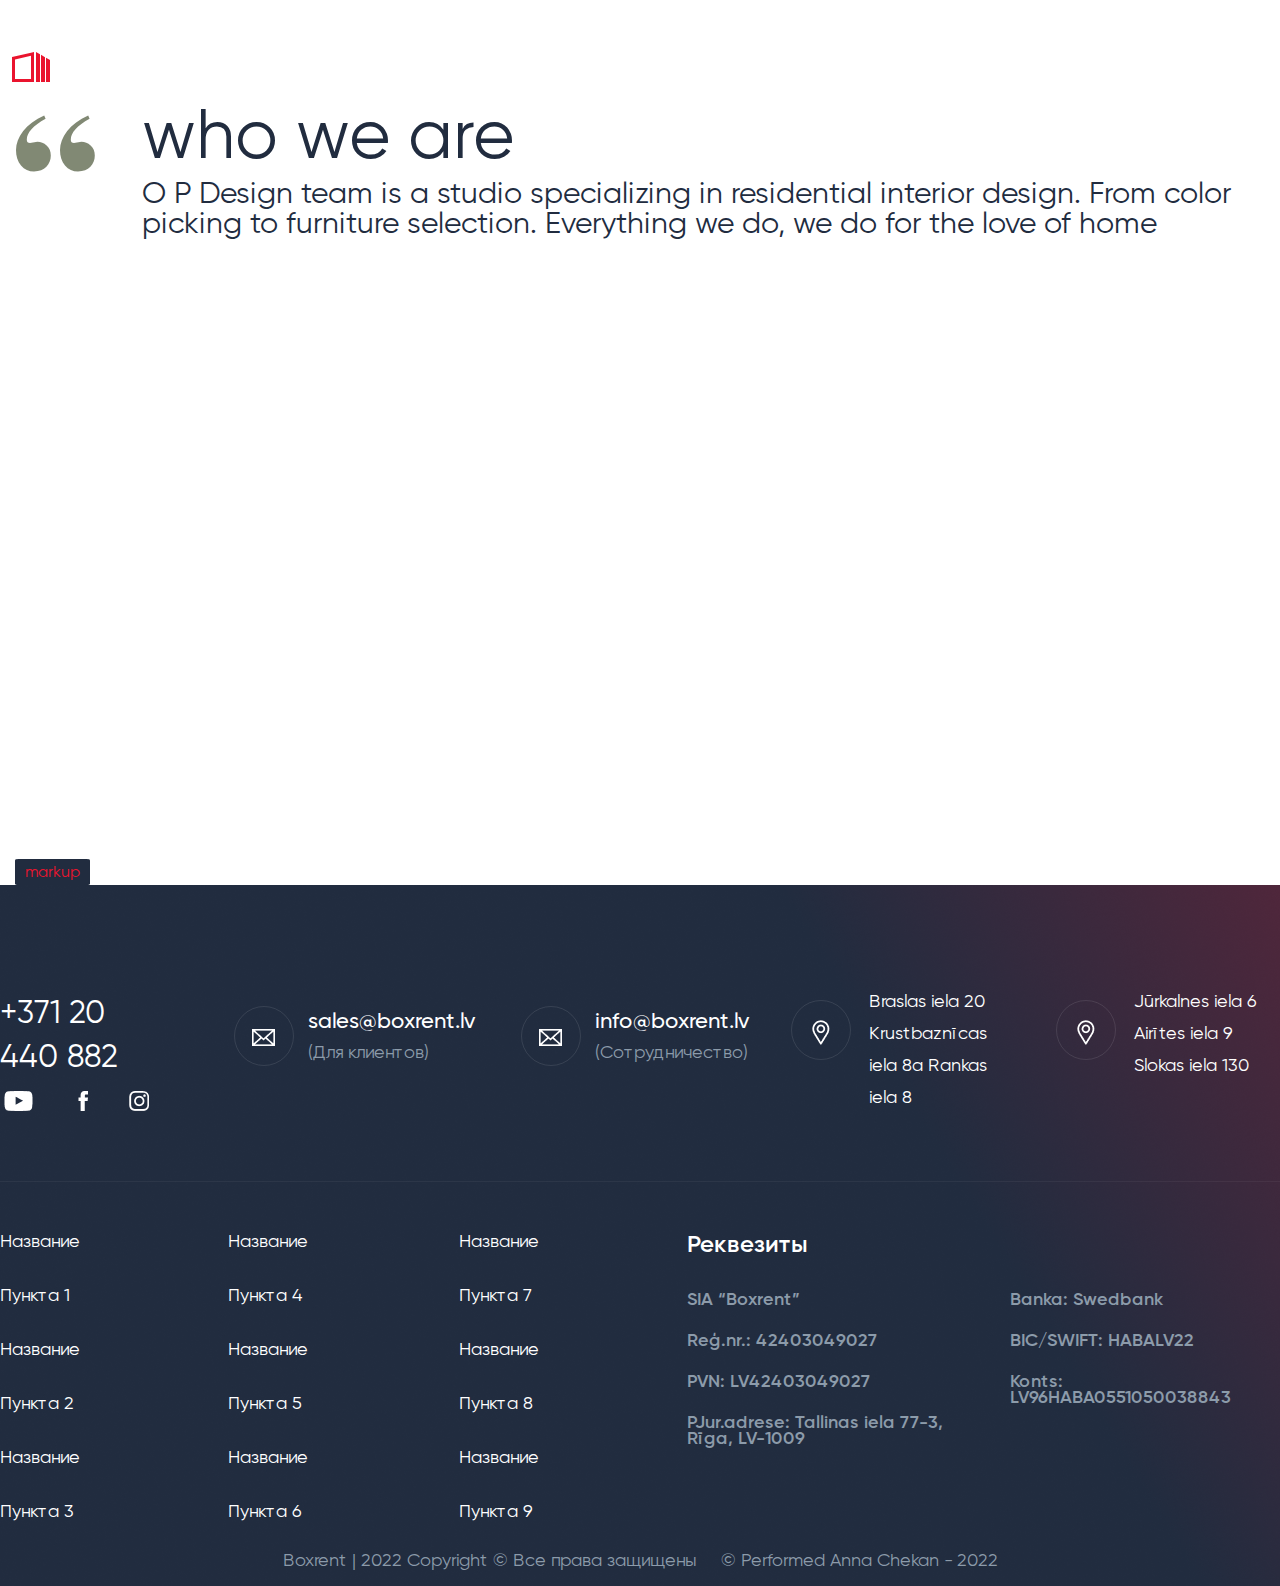
<file: article.html>
<!DOCTYPE html>
<html lang="ru">

<head>
    <meta charset="UTF-8">
    <meta name="theme-color" content="#188de7">
    <meta name="viewport" content="width=device-width,initial-scale=1,user-scalable=no" />
    <title>Boxrent</title>
    <link rel="shortcut icon" href="assets/img/favicon.png" />
    <link rel="stylesheet" type="text/css" href="assets/css/bootstrap.min.css" />
    <link rel="stylesheet" type="text/css" href="assets/css/slick.css" />
    <link rel="stylesheet" type="text/css" href="assets/css/slick-theme.css" />
    <link rel="stylesheet" type="text/css" href="assets/css/jquery.fancybox.min.css" />
    <link rel="stylesheet" type="text/css" href="assets/css/nice-select.css" />
    <link rel="stylesheet" type="text/css" href="style.css" />
    <script src="assets/js/jquery-3.6.0.min.js"></script>
</head>

<body>


    <!--<div class='thetop'></div>
<div class='scrolltop'>
    <div  class='muve-top'></div>
</div>
<header>
    <a href="markup.html" class="markup-link">markup</a>
</header>
-->
    <header>
        <nav class="container navbar">
            <a href="#">
            <img class="logo-img" src="assets/img/icon.svg" alt="logo">
        </a>
            <div class="block">
                <ul class="navbar-nav">
                    <li class="nav-item">
                        <a class="nav-link active" href="#home">Главная</a>
                    </li>
                    <li class="nav-item">
                        <a class="nav-link" href="#who">Кто мы?</a>
                    </li>
                    <li class="nav-item"><a class="nav-link" href="#why">почему мы</a></li>
                    <li class="nav-item"><a class="nav-link" href="#stages">Этапы работы</a></li>
                    <li class="nav-item"><a class="nav-link" href="#investing">Инвестирование</a></li>
                    <li class="nav-item"><a class="nav-link" href="#contscts">контакты</a></li>
                    <a href="markup.html" class="markup-link">markup</a>
                </ul>
            </div>
            <div class="phone">+371 20-440-882</div>
        </nav>
    </header>
    <main class="wrapper article">
        <div class="container">
            <div class="post-item">
                <blockquote>
                    <h2>who we are</h2>
                    <p> O P Design team is a studio specializing in residential interior design. From color picking to furniture selection. Everything we do, we do for the love of home</p>
                </blockquote>

                <p><iframe loading="lazy" title="Lindsey Stirling Greatest Hits Collection - Best Violin Music By Lindsey Stirling" width="500" height="281" src="https://www.youtube.com/embed/uaW01dcQXm4?feature=oembed" frameborder="0" allow="accelerometer; autoplay; clipboard-write; encrypted-media; gyroscope; picture-in-picture" allowfullscreen=""></iframe></p>
            </div>
        </div>
    </main>
    <footer id="contscts">
        <div class="container">
            <div class="footer-date">
                <div class="footer-date-contacts">
                    <div class="footer-date-contacts-item">
                        <div class="footer-date-contacts-item-tell">+371 20 440 882</div>
                        <div class="footer-date-contacts-item-media">
                            <a href="#">
							<img src="assets/img/footer-icon-youtube.png" alt="youtube">
						</a>
                            <a href="#">
							<img src="assets/img/footer-icon-f.png" alt="f">
						</a>
                            <a href="#">
							<img src="assets/img/footer-icon-inst.png" alt="inst">
						</a>
                        </div>
                    </div>
                </div>
                <div class="footer-date-clients">sales@boxrent.lv
                    <span>(Для клиентов)</span>
                </div>
                <div class="footer-date-cooperation">info@boxrent.lv
                    <span>(Сотрудничество)</span>
                </div>
                <div class="footer-date-address-one">Braslas iela 20 Krustbaznīcas iela 8a Rankas iela 8</div>
                <div class="footer-date-address-two">Jūrkalnes iela 6 Airītes iela 9 Slokas iela 130</div>
            </div>
            <div class="footer-list">
                <div class="footer-list-column">
                    <span>Название Пункта 1</span>
                    <span>Название Пункта 2</span>
                    <span>Название Пункта 3</span>
                </div>
                <div class="footer-list-column">
                    <span>Название Пункта 4</span>
                    <span>Название Пункта 5</span>
                    <span>Название Пункта 6</span>
                </div>
                <div class="footer-list-column">
                    <span>Название Пункта 7</span>
                    <span>Название Пункта 8</span>
                    <span>Название Пункта 9</span>
                </div>
                <div class="footer-list-requisites">
                    <h6 class="footer-list-requisites-title">Реквезиты</h6>
                    <div class="footer-list-requisites-row">
                        <div class="footer-list-requisites-row-column">
                            <span>SIA “Boxrent”</span>
                            <span>Reģ.nr.: 42403049027</span>
                            <span>PVN: LV42403049027</span>
                            <span>PJur.adrese: Tallinas iela 77-3, Rīga, LV-1009</span>
                        </div>
                        <div class="footer-list-requisites-row-column">
                            <span>Banka: Swedbank</span>
                            <span>BIC/SWIFT: HABALV22</span>
                            <span>Konts: LV96HABA0551050038843</span>
                        </div>
                    </div>
                </div>
            </div>
            <div class="footer-end">Boxrent | 2022 Copyright © Все права защищены <span>© Performed Anna Chekan - 2022</span> </div>
        </div>


    </footer>
    <!-- Modal -->
    <div class="modal fade" id="exampleModal" tabindex="-1" aria-labelledby="exampleModalLabel" aria-hidden="true">
        <div class="modal-dialog">
            <div class="modal-content">
                <div class="modal-header">
                    <h5 class="modal-title" id="exampleModalLabel">Modal title</h5>
                    <button type="button" class="btn-close" data-bs-dismiss="modal" aria-label="Close"></button>
                </div>
                <div class="modal-body">
                    ...
                </div>
                <div class="modal-footer">
                    <button type="button" class="btn btn-secondary" data-bs-dismiss="modal">Close</button>
                    <button type="button" class="btn btn-primary">Save changes</button>
                </div>
            </div>
        </div>
    </div>
    <script defer src="assets/js/popper.min.js"></script>
    <script defer src="assets/js/bootstrap.min.js"></script>
    <script defer src="assets/js/slick.min.js"></script>
    <script async src="assets/js/jquery.fancybox.min.js"></script>
    <script defer src="assets/js/jquery.nice-select.min.js"></script>
    <script async src="assets/js/global.js"></script>

</body>

</html>
</file>
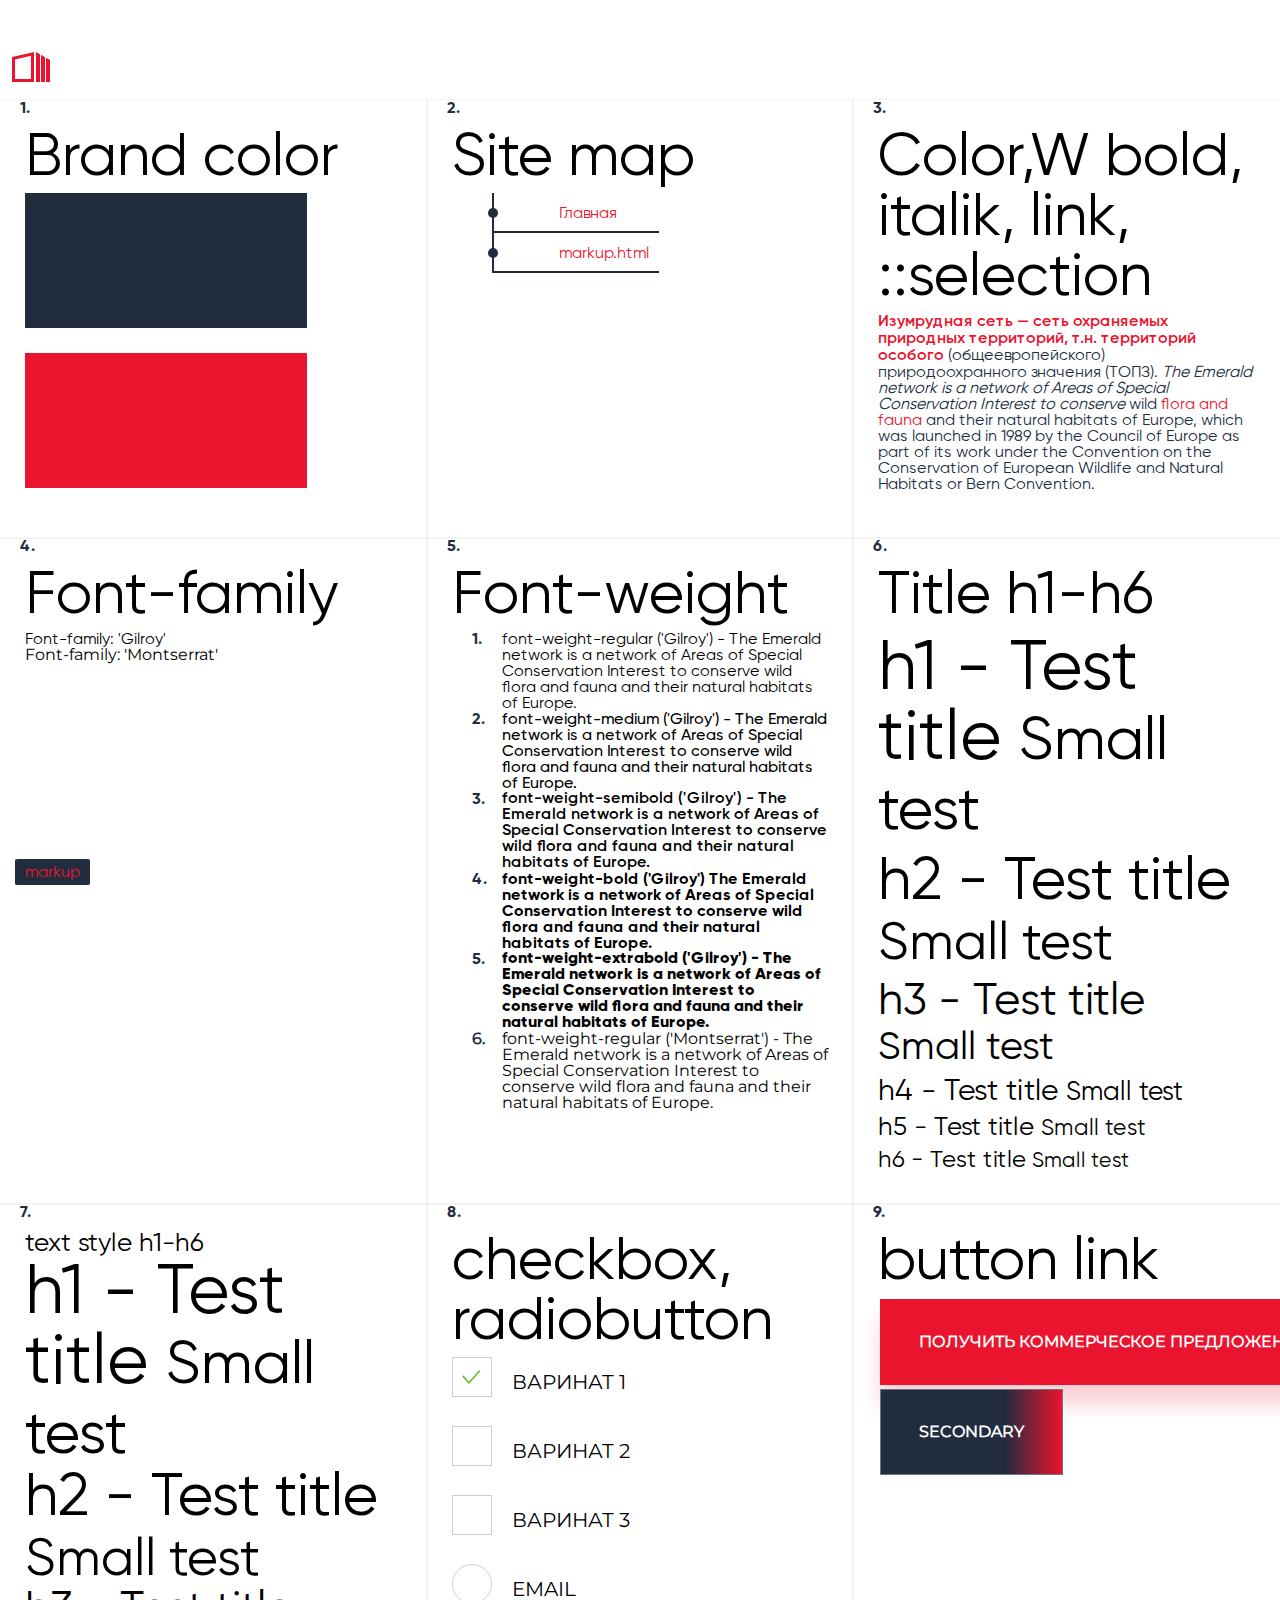
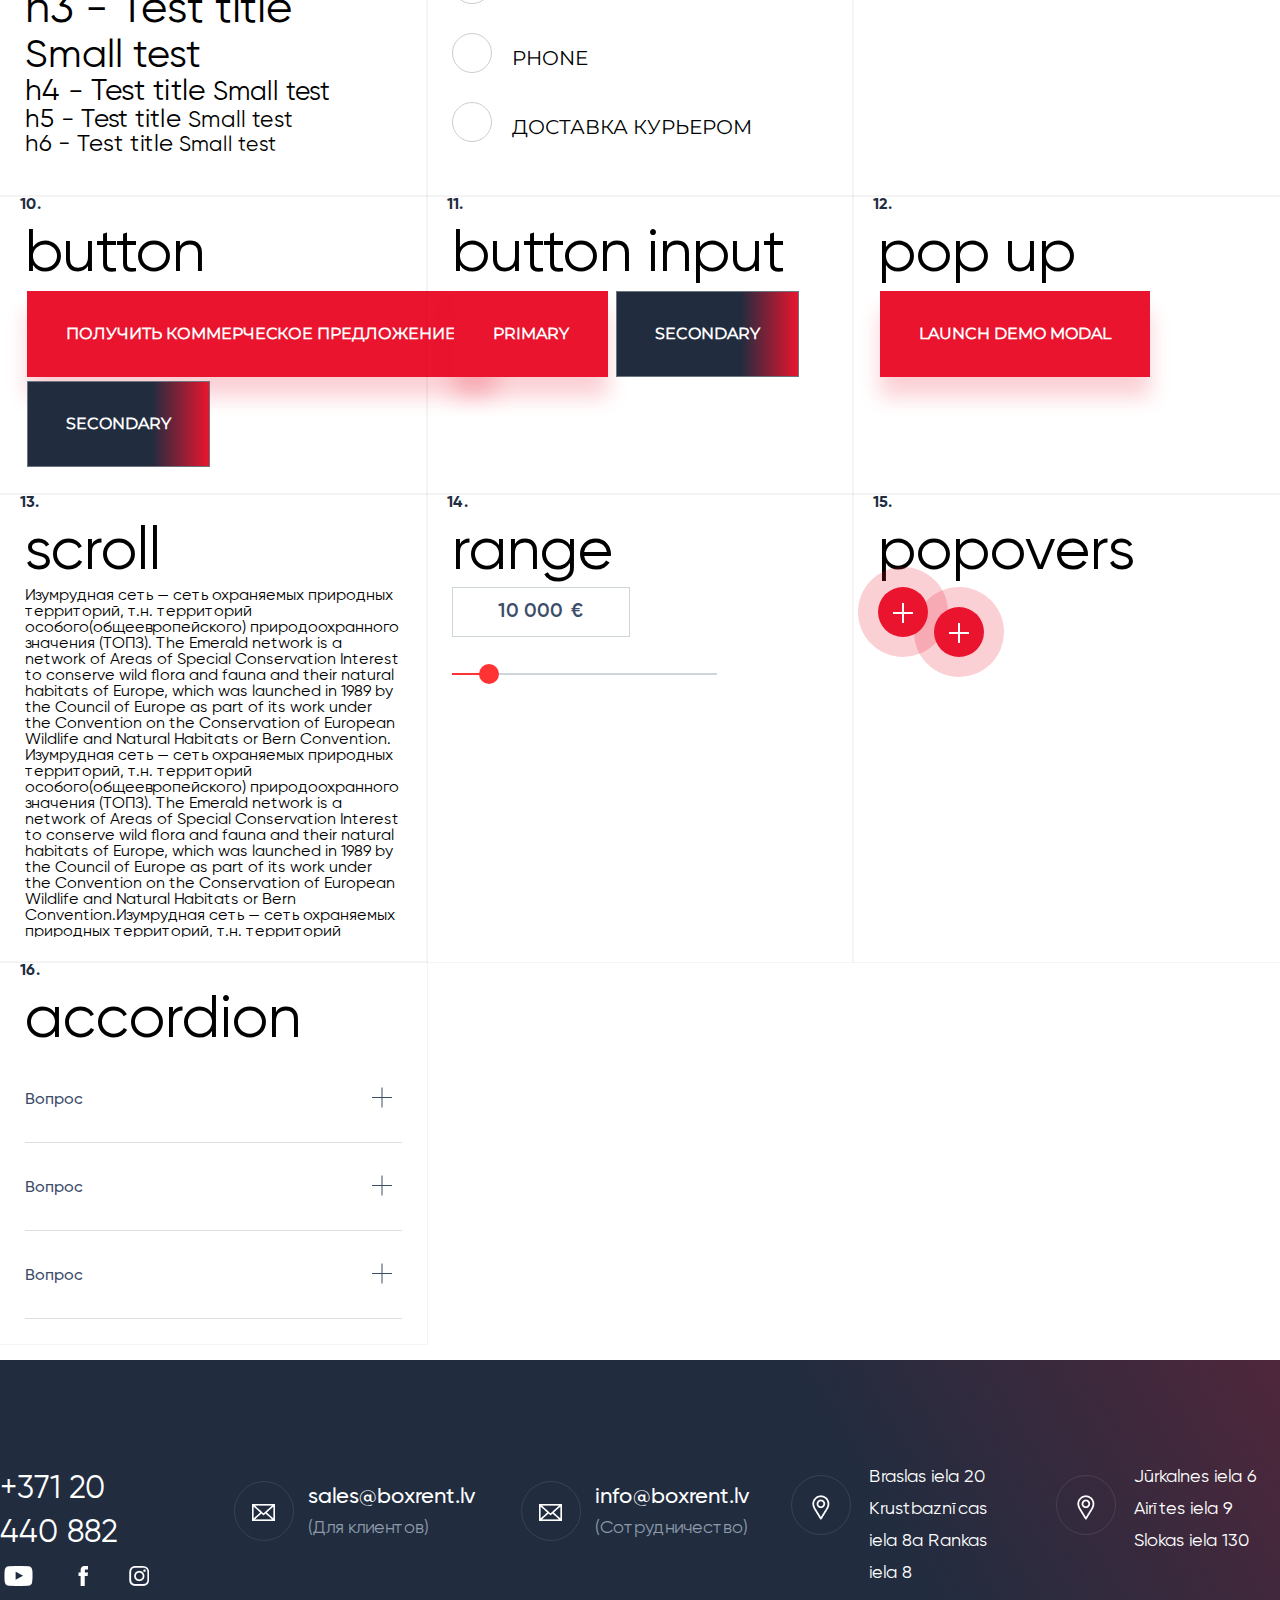
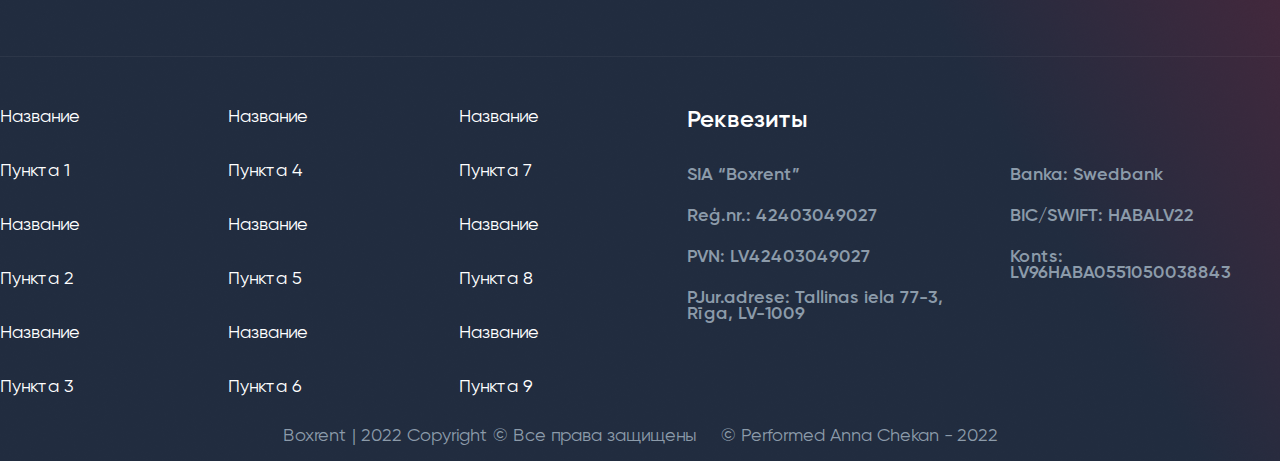
<file: markup.html>
<!DOCTYPE html>
<html lang="ru">

<head>
    <meta charset="UTF-8">
    <meta name="theme-color" content="#188de7">
    <meta name="viewport" content="width=device-width,initial-scale=1,user-scalable=no" />
    <title>Boxrent</title>
    <link rel="shortcut icon" href="assets/img/favicon.png" />
    <link rel="stylesheet" type="text/css" href="assets/css/bootstrap.min.css" />
    <link rel="stylesheet" type="text/css" href="assets/css/slick.css" />
    <link rel="stylesheet" type="text/css" href="assets/css/slick-theme.css" />
    <link rel="stylesheet" type="text/css" href="assets/css/jquery.fancybox.min.css" />
    <link rel="stylesheet" type="text/css" href="assets/css/nice-select.css" />
    <link rel="stylesheet" type="text/css" href="style.css" />
    <script src="assets/js/jquery-3.6.0.min.js"></script>
</head>

<body>


    <!--<div class='thetop'></div>
<div class='scrolltop'>
    <div  class='muve-top'></div>
</div>
<header>
    <a href="markup.html" class="markup-link">markup</a>
</header>
-->
    <header>
        <nav class="container navbar">
            <a href="#">
            <img class="logo-img" src="assets/img/icon.svg" alt="logo">
        </a>
            <div class="block">
                <ul class="navbar-nav">
                    <li class="nav-item">
                        <a class="nav-link active" href="#home">Главная</a>
                    </li>
                    <li class="nav-item">
                        <a class="nav-link" href="#who">Кто мы?</a>
                    </li>
                    <li class="nav-item"><a class="nav-link" href="#why">почему мы</a></li>
                    <li class="nav-item"><a class="nav-link" href="#stages">Этапы работы</a></li>
                    <li class="nav-item"><a class="nav-link" href="#investing">Инвестирование</a></li>
                    <li class="nav-item"><a class="nav-link" href="#contscts">контакты</a></li>
                    <a href="markup.html" class="markup-link">markup</a>
                </ul>
            </div>
            <div class="phone">+371 20-440-882</div>
        </nav>
    </header>
    <main class="wrapper markup">
        <div class="container">
            <ol class="row">
                <li class="col-lg-4 col-md-6 col-xs-12">
                    <h2>Brand color </h2>
                    <div class="brand-bg-1"></div>
                    <div class="brand-bg-2"></div>
                </li>
                <li class="col-lg-4 col-md-6 col-xs-12 site-map">
                    <h2>Site map</h2>
                    <ol>
                        <li><a href="index.html">Главная</a></li>
                        <li><a href="markup.html">markup.html</a></li>
                    </ol>
                </li>
                <li class="col-lg-4 col-md-6 col-xs-12">
                    <h2>Color,W bold, italik, link, ::selection</h2>
                    <p><b>Изумрудная сеть — сеть охраняемых природных территорий, т.н. территорий особого</b> (общеевропейского) природоохранного значения (ТОПЗ). <i>The Emerald network is a network of Areas of Special Conservation Interest to conserve</i> wild <a href="" >flora and fauna</a> and their natural habitats of Europe, which was launched in 1989 by the Council of Europe as part of its work under the Convention on the Conservation of European Wildlife and Natural Habitats or Bern Convention.</p>
                </li>
                <li class="col-lg-4 col-md-6 col-xs-12">
                    <h2>Font-family</h2>
                    <div class="markup-primary-font">Font-family: 'Gilroy'</div>
                    <div class="markup-secondary-font">Font-family: 'Montserrat'</div>
                </li>
                <li class="col-lg-4 col-md-6 col-xs-12">
                    <h2>Font-weight </h2>
                    <ol>
                        <li class="font-weight-regular_g">font-weight-regular ('Gilroy') - The Emerald network is a network of Areas of Special Conservation Interest to conserve wild flora and fauna and their natural habitats of Europe.</li>
                        <li class="font-weight-medium_g">font-weight-medium ('Gilroy') - The Emerald network is a network of Areas of Special Conservation Interest to conserve wild flora and fauna and their natural habitats of Europe.</li>
                        <li class="font-weight-semibold_g">font-weight-semibold ('Gilroy') - The Emerald network is a network of Areas of Special Conservation Interest to conserve wild flora and fauna and their natural habitats of Europe.</li>
                        <li class="font-weight-bold_g">font-weight-bold ('Gilroy') The Emerald network is a network of Areas of Special Conservation Interest to conserve wild flora and fauna and their natural habitats of Europe.</li>
                        <li class="font-weight-extrabold_g">font-weight-extrabold ('Gilroy') - The Emerald network is a network of Areas of Special Conservation Interest to conserve wild flora and fauna and their natural habitats of Europe.</li>
                        <li class="font-weight-regular_m">font-weight-regular ('Montserrat') - The Emerald network is a network of Areas of Special Conservation Interest to conserve wild flora and fauna and their natural habitats of Europe.</li>
                    </ol>
                </li>
                <li class="col-lg-4 col-md-6 col-xs-12">
                    <h2> Title h1-h6</h2>
                    <h1>h1 - Test title <small>Small test</small></h1>
                    <h2>h2 - Test title <small>Small test</small></h2>
                    <h3>h3 - Test title <small>Small test</small></h3>
                    <h4>h4 - Test title <small>Small test</small></h4>
                    <h5>h5 - Test title <small>Small test</small></h5>
                    <h6>h6 - Test title <small>Small test</small></h6>
                </li>
                <li class="col-lg-4 col-md-6 col-xs-12">
                    <div class="title-5"> text style h1-h6</div>
                    <div class="title-1">h1 - Test title <small>Small test</small></div>
                    <div class="title-2">h2 - Test title <small>Small test</small></div>
                    <div class="title-3">h3 - Test title <small>Small test</small></div>
                    <div class="title-4">h4 - Test title <small>Small test</small></div>
                    <div class="title-5">h5 - Test title <small>Small test</small></div>
                    <div class="title-6">h6 - Test title <small>Small test</small></div>
                </li>
                <li class="col-lg-4 col-md-6 col-xs-12">
                    <h2>checkbox, radiobutton</h2>
                    <p>
                        <input id="checkbox" type="checkbox" name="terms" checked="checked">
                        <label for="checkbox">варинат 1</label>
                        <input type="hidden" name="terms-field" value="1">
                    </p>
                    <p>
                        <input id="checkbox2" type="checkbox" name="terms">
                        <label for="checkbox2">варинат 2</label>
                        <input type="hidden" name="terms-field" value="1">
                    </p>
                    <p>
                        <input id="checkbox3" type="checkbox" name="terms">
                        <label for="checkbox3">варинат 3</label>
                        <input type="hidden" name="terms-field" value="1">
                    </p>
                    <p>
                        <input type="radio" id="contactChoice1" name="contact" value="email">
                        <label for="contactChoice1">Email</label>
                    </p>
                    <p>
                        <input type="radio" id="contactChoice2" name="contact" value="phone">
                        <label for="contactChoice2">Phone</label>
                    </p>
                    <p>
                        <input type="radio" name="contact" id="contactChoice3" value="flat">
                        <label for="contactChoice3">Доставка курьером </label>
                    </p>
                </li>
                <li class="col-lg-4 col-md-6 col-xs-12">
                    <h2>button link</h2>
                    <a href="#" class="btn btn-primary hover-filled-slide-righ">Получить коммерческое предложение</a>
                    <a href="#" class="btn btn-secondary">Secondary</a>
                    <!--<a href="#" class="btn btn-success">Success</a>
                <a href="#" class="btn btn-danger">Danger</a>
                <a href="#" class="btn btn-warning">Warning</a>
                <a href="#" class="btn btn-info">Info</a>
                <a href="#" class="btn btn-light">Light</a>
                <a href="#" class="btn btn-dark">Dark</a>
                <a href="#" class="btn btn-link">Link</a>-->
                </li>
                <li class="col-lg-4 col-md-6 col-xs-12">
                    <h2>button</h2>
                    <button type="button" class="btn btn-primary">Получить коммерческое предложение</button>
                    <button type="button" class="btn btn-secondary">Secondary</button>
                    <!--<button type="button" class="btn btn-success">Success</button>
                <button type="button" class="btn btn-danger">Danger</button>
                <button type="button" class="btn btn-warning">Warning</button>
                <button type="button" class="btn btn-info">Info</button>
                <button type="button" class="btn btn-light">Light</button>
                <button type="button" class="btn btn-dark">Dark</button>
                <button type="button" class="btn btn-link">Link</button></li>-->
                <li class="col-lg-4 col-md-6 col-xs-12">
                    <h2>button input</h2>
                    <input type="button" class="btn btn-primary" value="Primary">
                    <input type="button" class="btn btn-secondary" value="Secondary">
                    <!--<input type="button" class="btn btn-success" value="Success">
                <input type="button" class="btn btn-danger" value="Danger">
                <input type="button" class="btn btn-warning" value="Warning">
                <input type="button" class="btn btn-info" value="Info">
                <input type="button" class="btn btn-light" value="Light">
                <input type="button" class="btn btn-dark" value="Dark">
                <input type="button" class="btn btn-link" value="Link">-->
                </li>
                <li class="col-lg-4 col-md-6 col-xs-12">
                    <h2>pop up</h2>
                    <button type="button" class="btn btn-primary" data-bs-toggle="modal" data-bs-target="#exampleModal">
                        Launch demo modal
                    </button>
                </li>
                <li class="col-lg-4 col-md-6 col-xs-12">
                    <h2>scroll</h2>
                    <div class="scroll">
                        Изумрудная сеть — сеть охраняемых природных территорий, т.н. территорий особого(общеевропейского) природоохранного значения (ТОПЗ). The Emerald network is a network of Areas of Special Conservation Interest to conserve wild flora and fauna and their natural habitats of Europe, which was launched in 1989 by the Council of Europe as part of its work under the Convention on the Conservation of European Wildlife and Natural Habitats or Bern Convention. Изумрудная сеть — сеть охраняемых природных территорий, т.н. территорий особого(общеевропейского) природоохранного значения (ТОПЗ).
                        The Emerald network is a network of Areas of Special Conservation Interest to conserve wild flora and fauna and their natural habitats of Europe, which was launched in 1989 by the Council of Europe as part of its work under the Convention on the Conservation of European Wildlife and Natural Habitats or Bern Convention.Изумрудная сеть — сеть охраняемых природных территорий, т.н. территорий особого(общеевропейского) природоохранного значения (ТОПЗ). The Emerald network is a network of Areas of Special Conservation Interest to conserve wild flora and fauna and their natural habitats of Europe,
                        which was launched in 1989 by the Council of Europe as part of its work under the Convention on the Conservation of European Wildlife and Natural Habitats or Bern Convention. Изумрудная сеть — сеть охраняемых природных территорий, т.н. территорий особого(общеевропейского) природоохранного значения (ТОПЗ). The Emerald network is a network of Areas of Special Conservation Interest to conserve wild flora and fauna and their natural habitats of Europe, which was launched in 1989 by the Council of Europe as part of its work under the Convention on the Conservation of European Wildlife and Natural Habitats or Bern Convention.
                    </div>
                </li>
                <li class="col-lg-4 col-md-6 col-xs-12">
                    <h2>range</h2>
                    <!--<form class="range">
                    <input type="range" id="range"  min="0" max="100" step="10"  value="20" />
                    <p id="range">20</p>
                </form>-->
                    <from class="range">
                        <div class="text"><output id="range_weight_disp">10 000</output><span>€</span></div>
                        <input type="range" name="weight" id="range_weight" value="10000" min="5000" max="50000" oninput="range_weight_disp.value = range_weight.value">
                    </from>
                </li>
                <li class="col-lg-4 col-md-6 col-xs-12">
                    <h2>popovers</h2>
                    <button type="button" class="btn-popovers" id="popover" data-bs-container="body" data-bs-toggle="popover" data-bs-placement="top" data-bs-content="Вентиляция">
                        <span></span>
                        <span></span>
                    </button>

                    <a tabindex="0" class="btn popovers" role="button" data-bs-toggle="popover" data-bs-trigger="focus" data-bs-placement="bottom" title data-bs-content="Вентиляция">
                    <span></span>
                    <span></span>
                </a>
                </li>
                <li class="col-lg-4 col-md-6 col-xs-12">
                    <h2>accordion</h2>
                    <div class="accordion accordion-flush" id="accordionFlushExample">
                        <div class="accordion-item">
                            <h6 class="accordion-header" id="flush-headingOne">
                            <button class="accordion-button collapsed" type="button" data-bs-toggle="collapse" data-bs-target="#flush-collapseOne" aria-expanded="false" aria-controls="flush-collapseOne">
                                Вопрос
                                <span></span>
                                <span></span>
                            </button>
                        </h6>
                            <div id="flush-collapseOne" class="accordion-collapse collapse" aria-labelledby="flush-headingOne" data-bs-parent="#accordionFlushExample">
                                <div class="accordion-body">
                                    <strong>Сайт рыбатекст поможет дизайнеру, верстальщику, вебмастеру сгенерировать несколько абзацев
                                более менее осмысленного текста рыбы на русском языке, а начинающему оратору отточить
                                навык публичных выступлений в домашних условиях.
                            </div>
                        </div>
                    </div>
                    <div class="accordion-item">
                        <h6 class="accordion-header" id="flush-headingTwo">
                            <button class="accordion-button collapsed" type="button" data-bs-toggle="collapse" data-bs-target="#flush-collapseTwo" aria-expanded="false" aria-controls="flush-collapseTwo">
                                Вопрос
                                <span></span>
                                <span></span>
                            </button>
                        </h6>
                        <div id="flush-collapseTwo" class="accordion-collapse collapse" aria-labelledby="flush-headingTwo" data-bs-parent="#accordionFlushExample">
                            <div class="accordion-body">
                                <strong>Сайт рыбатекст поможет дизайнеру, верстальщику, вебмастеру сгенерировать несколько абзацев
                                более менее осмысленного текста рыбы на русском языке, а начинающему оратору отточить
                                навык публичных выступлений в домашних условиях.
                            </div>
                        </div>
                    </div>
                    <div class="accordion-item">
                        <h6 class="accordion-header" id="flush-headingThree">
                            <button class="accordion-button collapsed" type="button" data-bs-toggle="collapse" data-bs-target="#flush-collapseThree" aria-expanded="false" aria-controls="flush-collapseThree">
                            Вопрос
                            <span></span>
                            <span></span>
                            </button>
                        </h6>
                        <div id="flush-collapseThree" class="accordion-collapse collapse" aria-labelledby="flush-headingThree" data-bs-parent="#accordionFlushExample">
                            <div class="accordion-body">
                                <strong>Сайт рыбатекст поможет дизайнеру, верстальщику, вебмастеру сгенерировать несколько абзацев
                                более менее осмысленного текста рыбы на русском языке, а начинающему оратору отточить
                                навык публичных выступлений в домашних условиях.
                            </div>
                        </div>
                    </div>
                </div>
            </li>
        </ol>
    </div>
</main>


<footer id="contscts">
	<div class="container">
		<div class="footer-date">
			<div class="footer-date-contacts">
				<div class="footer-date-contacts-item">
					<div class="footer-date-contacts-item-tell">+371 20 440 882</div> 
					<div class="footer-date-contacts-item-media">
						<a href="#">
							<img src="assets/img/footer-icon-youtube.png" alt="youtube">
						</a>
						<a href="#">
							<img src="assets/img/footer-icon-f.png" alt="f">
						</a>
						<a href="#">
							<img src="assets/img/footer-icon-inst.png" alt="inst">
						</a>
					</div>				
				</div>			
			</div>
			<div class="footer-date-clients">sales@boxrent.lv
				<span>(Для клиентов)</span>
			</div>
			<div class="footer-date-cooperation">info@boxrent.lv
				<span>(Сотрудничество)</span>
			</div>
			<div class="footer-date-address-one">Braslas iela 20 Krustbaznīcas iela 8a Rankas iela 8</div>
			<div class="footer-date-address-two">Jūrkalnes iela 6 Airītes iela 9 Slokas iela 130</div>
		</div>
		<div class="footer-list">
			<div class="footer-list-column">
				<span>Название Пункта 1</span>
				<span>Название Пункта 2</span>
				<span>Название Пункта 3</span>
			</div>
			<div class="footer-list-column">
				<span>Название Пункта 4</span>
				<span>Название Пункта 5</span>
				<span>Название Пункта 6</span>
			</div>
			<div class="footer-list-column">
				<span>Название Пункта 7</span>
				<span>Название Пункта 8</span>
				<span>Название Пункта 9</span>
			</div>
			<div class="footer-list-requisites">
				<h6 class="footer-list-requisites-title">Реквезиты</h6>
				<div class="footer-list-requisites-row">
					<div class="footer-list-requisites-row-column">
						<span>SIA “Boxrent”</span>
						<span>Reģ.nr.: 42403049027</span>
						<span>PVN: LV42403049027</span>
						<span>PJur.adrese: Tallinas iela 77-3, Rīga, LV-1009</span>
					</div>
					<div class="footer-list-requisites-row-column">
						<span>Banka: Swedbank</span>
						<span>BIC/SWIFT: HABALV22</span>
						<span>Konts: LV96HABA0551050038843</span>
					</div>
				</div>
			</div>
		</div>
		<div class="footer-end">Boxrent | 2022 Copyright © Все права защищены <span>© Performed Anna Chekan - 2022</span> </div>
	</div>
        
     
</footer>
		<!-- Modal -->
<div class="modal fade" id="exampleModal" tabindex="-1" aria-labelledby="exampleModalLabel" aria-hidden="true">
    <div class="modal-dialog">
      <div class="modal-content">
        <div class="modal-header">
          <h5 class="modal-title" id="exampleModalLabel">Modal title</h5>
          <button type="button" class="btn-close" data-bs-dismiss="modal" aria-label="Close"></button>
        </div>
        <div class="modal-body">
          ...
        </div>
        <div class="modal-footer">
          <button type="button" class="btn btn-secondary" data-bs-dismiss="modal">Close</button>
          <button type="button" class="btn btn-primary">Save changes</button>
        </div>
      </div>
    </div>
  </div>
		<script defer src="assets/js/popper.min.js"></script>
		<script defer src="assets/js/bootstrap.min.js"></script>
		<script defer src="assets/js/slick.min.js"></script>
    <script async src="assets/js/jquery.fancybox.min.js"></script>
		<script defer src="assets/js/jquery.nice-select.min.js"></script>
		<script async src="assets/js/global.js"></script>
    
</body>
</html>
</file>
<file: assets/css/nice-select.css>
.nice-select {
    -webkit-tap-highlight-color: transparent;
    /* background-color: #fff; */
    border-radius: 5px;
    /* border: solid 1px #e8e8e8; */
    box-sizing: border-box;
    clear: both;
    cursor: pointer;
    display: block;
    float: left;
    font-family: inherit;
    font-size: 14px;
    font-weight: bold;
    height: 46px;
    line-height: 40px;
    outline: none;
    padding-left: 18px;
    padding-right: 30px;
    position: relative;
    text-align: left !important;
    -webkit-transition: all 0.2s ease-in-out;
    transition: all 0.2s ease-in-out;
    -webkit-user-select: none;
    -moz-user-select: none;
    -ms-user-select: none;
    user-select: none;
    white-space: nowrap;
    width: auto;
}

.nice-select:hover {
}

.nice-select:active,
.nice-select.open,
.nice-select:focus {
}

.nice-select::after {
    content: '';
    font-family: 'FontAwesome';
    display: block;
    height: 5px;
    margin-top: -4px;
    pointer-events: none;
    position: absolute;
    right: 12px;
    top: 5px;
    background: url('./assets/img/icon_arrow.svg') center no-repeat;
}

.nice-select.open:after {}

.nice-select.open .list {
    opacity: 1;
    pointer-events: auto;
    -webkit-transform: scale(1) translateY(0);
    -ms-transform: scale(1) translateY(0);
    transform: scale(1) translateY(0);
}

.nice-select.disabled {
    pointer-events: none;
}

.nice-select.disabled:after {
}

.nice-select.wide {
    width: 100%;
}

.nice-select.wide .list {
    left: 0 !important;
    right: 0 !important;
}

.nice-select.right {
    float: right;
}

.nice-select.right .list {
    left: auto;
    right: 0;
}

.nice-select.small {
    font-size: 12px;
    height: 36px;
    line-height: 34px;
}

.nice-select.small:after {
    height: 4px;
    width: 4px;
}

.nice-select.small .option {
    line-height: 34px;
    min-height: 34px;
}

.nice-select .list {
    border-radius: 5px;
    box-shadow: 0 0 0 1px rgba(68, 68, 68, 0.11);
    box-sizing: border-box;
    margin-top: 4px;
    opacity: 0;
    overflow: hidden;
    padding: 0;
    pointer-events: none;
    position: absolute;
    top: 100%;
    left: 0;
    -webkit-transform-origin: 50% 0;
    -ms-transform-origin: 50% 0;
    transform-origin: 50% 0;
    -webkit-transform: scale(0.75) translateY(-21px);
    -ms-transform: scale(0.75) translateY(-21px);
    transform: scale(0.75) translateY(-21px);
    -webkit-transition: all 0.2s cubic-bezier(0.5, 0, 0, 1.25), opacity 0.15s ease-out;
    transition: all 0.2s cubic-bezier(0.5, 0, 0, 1.25), opacity 0.15s ease-out;
    z-index: 1;
}

.nice-select .list:hover .option:not(:hover) {
    background-color: transparent !important;
}

.nice-select .option {
    cursor: pointer;
    font-weight: 400;
    line-height: 35px;
    list-style: none;
    min-height: 35px;
    outline: none;
    padding-left: 18px;
    padding-right: 29px;
    text-align: left;
    -webkit-transition: all 0.2s;
    transition: all 0.2s;
}




.nice-select .option.disabled {
    background-color: transparent;
    color: #999;
    cursor: default;
}

.no-csspointerevents .nice-select .list {
    display: none;
}

.no-csspointerevents .nice-select.open .list {
    display: block;
}
</file>
<file: style.css>
@charset "UTF-8";
/*
Theme Name: CustomTheme
Theme URI: https://wordpress.org/themes/CustomTheme/
Author: the KofeLatte team
Author URI: http://KofeLatte.com.ua/
Description: CustomTheme brings your site to life with immersive featured images and subtle animations. Our default theme works great in many languages, for any abilities, and on any device.
Version: 1.0
License: GNU General Public License v2 or later
License URI: http://www.gnu.org/licenses/gpl-2.0.html
Text Domain: CustomTheme
Tags: custom-colors, custom-header, custom-menu, custom-logo, editor-style, featured-images, footer-widgets, post-formats
This theme, like WordPress, is licensed under the GPL.
Use it to make something cool, have fun, and share what you've learned with others.
*/ /*grey*/
/*text-default*/
/*margin-bottom*/
/*   <Breadcrumbs/>   */
/*   <Muve-top/>   */
.markup-link {
  z-index: 1;
} /* === BEGIN FONTS === */
@font-face {
  font-family: "Gilroy";
  src: url("assets/fonts/Gilroy-Regular.woff") format("woff");
  font-weight: 400;
  font-style: normal;
  font-display: swap;
}
@font-face {
  font-family: "Gilroy";
  src: url("assets/fonts/Gilroy-Medium.woff") format("woff");
  font-weight: 500;
  font-style: normal;
  font-display: swap;
}
@font-face {
  font-family: "Gilroy";
  src: url("assets/fonts/Gilroy-Semibold.woff") format("woff");
  font-weight: 600;
  font-style: normal;
  font-display: swap;
}
@font-face {
  font-family: "Gilroy";
  src: url("assets/fonts/Gilroy-Bold.woff") format("woff");
  font-weight: 700;
  font-style: normal;
  font-display: swap;
}
@font-face {
  font-family: "Gilroy";
  src: url("assets/fonts/Gilroy-Extrabold.woff") format("woff");
  font-weight: 800;
  font-style: normal;
  font-display: swap;
}
@font-face {
  font-family: "Montserrat";
  src: url("assets/fonts/Montserrat-Regular.ttf") format("opentype");
  font-weight: 400;
  font-style: normal;
  font-display: swap;
}
/* === END FONTS === */
.btn-close {
  position: absolute;
  right: 44px;
  top: 44px;
  outline: none !important;
  background-image: url("data:image/svg+xml,%3Csvg xmlns='http://www.w3.org/2000/svg' width='44' height='44' viewBox='0 0 44 44' fill='none'%3E%3Ccircle cx='22' cy='22' r='22' fill='white'/%3E%3Cpath d='M23.2944 22.0048L30.6922 14.6392C31.0468 14.2877 31.0468 13.7188 30.6922 13.3682C30.3384 13.0167 29.7638 13.0167 29.41 13.3682L22.0186 20.7274L14.5588 13.2585C14.205 12.9034 13.6304 12.9034 13.2766 13.2585C12.9229 13.6145 12.9229 14.1906 13.2766 14.5457L20.731 22.0093L13.2497 29.4575C12.8959 29.809 12.8959 30.378 13.2497 30.7286C13.6035 31.0801 14.1781 31.0801 14.5319 30.7286L22.0068 23.2866L29.4369 30.7259C29.7906 31.081 30.3653 31.081 30.719 30.7259C31.0728 30.3699 31.0728 29.7938 30.719 29.4387L23.2944 22.0048Z' fill='%23818974'/%3E%3C/svg%3E");
}

header {
  height: 100px;
}
header .navbar .logo-img {
  margin-top: 40px;
}
header .navbar .navbar-nav {
  flex-direction: row;
  margin-top: 47px;
}
header .navbar .navbar-nav .nav-item::before {
  display: none;
}
header .navbar .navbar-nav .nav-item .nav-link {
  font-family: "Gilroy";
  font-weight: 500;
  font-size: 16px;
  line-height: 1;
  color: #fff;
  text-transform: uppercase;
  padding-right: 35px;
  padding-left: 0;
  cursor: pointer;
  z-index: 1;
}
header .navbar .navbar-nav .nav-item .nav-link:hover {
  text-decoration: none;
  opacity: 0.7;
}
header .navbar .navbar-nav .nav-item .nav-link:hover:before {
  width: 100%;
}
header .navbar .phone {
  font-family: "Gilroy";
  font-weight: 600;
  font-size: 20px;
  line-height: 1;
  color: #fff;
  margin-top: 44px;
  position: relative;
}
header .navbar .phone::before {
  content: "";
  position: absolute;
  background: url(assets/img/icon-phone.svg);
  width: 12px;
  height: 12px;
  top: 4px;
  left: -21px;
}

/*404*/ /*home*/
.first-screen {
  width: 100%;
  height: 970px;
  position: relative;
}
.first-screen::after {
  content: "";
  background: url(assets/img/first-screen-background.svg) center no-repeat;
  position: absolute;
  top: -100px;
  right: 0px;
  width: 100%;
  height: 970px;
  z-index: -2;
}
.first-screen::before {
  content: "";
  background: url(assets/img/first-screen-before.svg) center no-repeat;
  position: absolute;
  top: -90px;
  right: -448px;
  width: 100%;
  height: 1019px;
  z-index: -1;
}
.first-screen-title {
  max-width: 820px;
  color: #fff;
  line-height: 72px;
  font-family: "Gilroy";
  font-weight: 600;
  padding-top: 142px;
  margin-bottom: 51px;
}
.first-screen-items .first-screen-item {
  display: flex;
}
.first-screen-items .first-screen-item-img {
  background-repeat: no-repeat;
  background-image: url(assets/img/sprite-all.png);
  background-position: 0px 0px;
}
.first-screen-items .first-screen-item-img.icon-one {
  width: 45px;
  height: 47px;
  background-position: -8px 0px;
  margin-top: -15px;
  margin-right: 34px;
}
.first-screen-items .first-screen-item-img.icon-two {
  width: 49px;
  height: 53px;
  background-position: -76px 3px;
  margin-right: 35px;
}
.first-screen-items .first-screen-item-img.icon-three {
  width: 59px;
  height: 33px;
  background-position: -150px 0px;
  margin-right: 27px;
}
.first-screen-items .first-screen-item-description {
  list-style: none;
  max-width: 615px;
  color: #fff;
  font-size: 20px;
  line-height: 26px;
  font-family: "Gilroy";
  font-weight: 400;
  margin-bottom: 37px;
  position: relative;
}

.profit {
  margin-bottom: 200px;
}
.profit-title {
  font-family: "Gilroy";
  font-weight: 600;
  line-height: 91px;
  color: #3C4D69;
  margin-bottom: 60px;
}
.profit-block {
  width: 265px;
  height: 335px;
  padding: 86px 0 0 0;
  margin-right: 92px;
}
.profit-block-title {
  font-size: 20px;
  line-height: 24px;
  font-family: "Gilroy";
  font-weight: 400;
  color: #707C88;
  margin-bottom: 19px;
  position: relative;
}
.profit-block-title.question:before {
  content: "";
  background: url(assets/img/icon-question.png) center no-repeat;
  position: absolute;
  width: 18px;
  height: 18px;
  top: -8px;
  right: 125px;
}
.profit-block-range-text {
  display: flex;
  justify-content: space-between;
}
.profit-block-range-text span {
  font-size: 18px;
  line-height: 21px;
  font-family: "Gilroy";
  font-weight: 400;
  color: #707C88;
}
.profit-block-results {
  width: 357px;
  height: 336px;
  background: #F6F6F6;
  padding: 0;
}
.profit-block-results-title {
  font-size: 26px;
  line-height: 36px;
  font-family: "Gilroy";
  font-weight: 600;
  color: #3C4D69;
  margin: 60px 50px;
}
.profit-block-results-item {
  margin-bottom: 30px;
}
.profit-block-results-item span:nth-child(1) {
  font-size: 20px;
  line-height: 24px;
  font-family: "Gilroy";
  font-weight: 400;
  color: #3C4D69;
  margin-left: 30px;
}
.profit-block-results-item span:nth-child(2) {
  font-size: 20px;
  line-height: 24px;
  font-family: "Gilroy";
  font-weight: 600;
  color: #EA142E;
}
.profit-block-results-item .span-one {
  padding-right: 113px;
}
.profit-block-results-item .span-three {
  padding-right: 138px;
}

.we-are-doing {
  margin-bottom: 184px;
}
.we-are-doing .container {
  display: flex;
}
.we-are-doing-img {
  width: 701px;
  height: 647px;
  margin-right: 120px;
}
.we-are-doing-info {
  width: 534px;
  margin-top: 105px;
}
.we-are-doing-info-title {
  font-family: "Gilroy";
  font-weight: 600;
  line-height: 84px;
  color: #3C4D69;
  margin-bottom: 42px;
}
.we-are-doing-info-items {
  font-family: "Montserrat";
  font-size: 20px;
  font-weight: 400;
  line-height: 26px;
  color: #3C4D69;
}
.we-are-doing-info-items .we-are-doing-info-item {
  margin-bottom: 30px;
  padding-left: 20px;
}

.dynamics {
  margin-bottom: 92px;
}
.dynamics-title {
  font-family: "Gilroy";
  font-weight: 600;
  line-height: 91px;
  color: #3C4D69;
  margin-bottom: 88px;
}
.dynamics-block {
  border: 1px solid #EBEFF0;
  display: flex;
  margin-bottom: 30px;
  height: 309px;
}
.dynamics-block.next {
  background: #3C4D69;
  color: #fff;
}
.dynamics-block-img {
  background-repeat: no-repeat;
  background-image: url(assets/img/sprite_all.svg);
}
.dynamics-block-img.icon-one {
  width: 113px;
  height: 76px;
  margin: 120px 164px;
  background-position: 0px -107px;
}
.dynamics-block-img.icon-two {
  width: 232px;
  height: 159px;
  margin: 79px 105px;
  background-position: -137px -107px;
}
.dynamics-block-img.icon-three {
  width: 185px;
  height: 194px;
  margin: 62px 129px;
  background-position: -390px -107px;
}
.dynamics-block-img.icon-four {
  width: 280px;
  height: 169px;
  margin: 75px 102px;
  background-position: -596px -107px;
}
.dynamics-block-info {
  font-family: "Gilroy";
  margin-top: 64px;
}
.dynamics-block-info-date {
  width: 114px;
  font-size: 24px;
  font-weight: 600;
  line-height: 33.6px;
  color: #fff;
  background: #EA142E;
  padding: 2px 9px;
  margin-bottom: 31px;
}
.dynamics-block-info-date.next {
  color: #3C4D69;
  background: #fff;
}
.dynamics-block-info-items {
  font-size: 20px;
  font-weight: 400;
  line-height: 28px;
  color: #3C4D69;
  padding-left: 20px;
}
.dynamics-block-info-items .dynamics-block-info-item {
  padding-bottom: 10px;
  padding-left: 0px;
}
.dynamics-block-info-items .dynamics-block-info-item::before {
  content: "";
  margin-left: -20px;
  background-color: #3C4D69;
}
.dynamics-block-info-items .dynamics-block-info-item.next::before {
  content: "";
  background-color: #fff;
}
.dynamics-block-info-items.next {
  color: #fff;
}
.dynamics-block-info-coordinates {
  font-size: 18px;
  font-weight: 400;
  line-height: 25.2px;
  color: #707C88;
  padding-left: 22px;
  margin-bottom: 57px;
  position: relative;
}
.dynamics-block-info-coordinates::before {
  content: "";
  width: 12px;
  height: 17px;
  background: url(assets/img/icon-coordinates.svg) center no-repeat;
  position: absolute;
  top: 3px;
  left: 0px;
}
.dynamics-block-info-coordinates.next {
  width: 167px;
  margin-right: 77px;
}

.location {
  margin-bottom: 189px;
}
.location-title {
  font-family: "Gilroy";
  font-weight: 600;
  line-height: 58.5px;
  color: #3C4D69;
  width: 698px;
  margin-bottom: 62px;
}
.location-maps {
  display: flex;
  justify-content: space-between;
}
.location-maps iframe {
  width: 700px;
  height: 550px;
}

.why-are-we {
  margin-bottom: 193px;
}
.why-are-we .container {
  padding: 0;
}
.why-are-we-title {
  font-family: "Gilroy";
  font-weight: 600;
  line-height: 84px;
  color: #3C4D69;
  margin-bottom: 90px;
  width: 843px;
}
.why-are-we-block {
  background: #F6F6F6;
  display: flex;
}
.why-are-we-block-items {
  width: 503px;
  padding: 91px 40px 88px 0;
}
.why-are-we-block-items:last-child {
  width: 413px;
  padding: 143px 0 0 0;
}
.why-are-we-block-items:last-child .why-are-we-block-item {
  padding-bottom: 215px;
}
.why-are-we-block-items .why-are-we-block-item {
  padding-bottom: 160px;
  display: flex;
}
.why-are-we-block-items .why-are-we-block-item:last-child {
  padding-bottom: 0;
}
.why-are-we-block-items .why-are-we-block-item-description {
  font-family: "Gilroy";
  font-weight: 500;
  font-size: 22px;
  line-height: 28.6px;
  color: #3C4D69;
}
.why-are-we-block-items .why-are-we-block-item-img {
  position: relative;
  background-repeat: no-repeat;
  background-image: url(assets/img/sprite_all.svg);
}
.why-are-we-block-items .why-are-we-block-item-img.hermetically {
  width: 26px;
  height: 33px;
  margin: 0 30px 0 108px;
  background-position: 0px -368px;
}
.why-are-we-block-items .why-are-we-block-item-img.сomfortable {
  width: 47px;
  height: 36px;
  margin: 0 21px 0 100px;
  background-position: -42px -371px;
}
.why-are-we-block-items .why-are-we-block-item-img.lighting {
  width: 22px;
  height: 35px;
  margin: 10px 30px 0 108px;
  background-position: -104px -368px;
}
.why-are-we-block-items .why-are-we-block-item-img.profitable {
  width: 27px;
  height: 29px;
  margin: 0 27px 0 107px;
  background-position: -150px -377px;
}
.why-are-we-block-items .why-are-we-block-item-img.safely {
  width: 40px;
  height: 35px;
  margin: 0 102px 0 26px;
  background-position: -194px -373px;
}
.why-are-we-block-items .why-are-we-block-item-img.access {
  width: 39px;
  height: 33px;
  margin: 0 104px 0 25px;
  background-position: -243px -373px;
}
.why-are-we-block-items .why-are-we-block-item-img.security {
  width: 41px;
  height: 33px;
  margin: 0 100px 0 21px;
  background-position: -297px -373px;
}
.why-are-we-block-items .why-are-we-block-item-description.lighting {
  color: #EA142E;
  width: 159px;
}
.why-are-we-block-items .why-are-we-block-item-description.safely {
  margin-left: 140px;
}
.why-are-we-block-items .why-are-we-block-item-description.access {
  margin-left: 110px;
  position: relative;
}
.why-are-we-block-items .why-are-we-block-item-description.access::after {
  content: "";
  background: url(assets/img/icon-question.png) center no-repeat;
  position: absolute;
  width: 18px;
  height: 18px;
  top: -12px;
  right: -20px;
}
.why-are-we-block-items .why-are-we-block-item-description.security {
  margin-left: 30px;
  width: 223px;
}
.why-are-we-block-img {
  padding-top: 81px;
}

.characteristics {
  width: 100%;
  position: relative;
}
.characteristics::after {
  content: "";
  background: url(assets/img/characteristics-after.svg) center no-repeat;
  position: absolute;
  top: 0;
  right: 0;
  width: 100%;
  height: 1364px;
  z-index: -1;
}
.characteristics .container {
  padding: 0;
}
.characteristics-title {
  font-family: "Gilroy";
  font-weight: 600;
  line-height: 84px;
  color: #FFFFFF;
  padding: 191px 255px 76px;
}
.characteristics-popovers {
  position: relative;
  z-index: 1;
}
.characteristics-popovers .popover-one {
  position: absolute;
  top: 132px;
  left: 206px;
}
.characteristics-popovers .popover-two {
  position: absolute;
  top: 332px;
  left: 362px;
}
.characteristics-popovers .popover-three {
  position: absolute;
  top: 112px;
  left: 543px;
}
.characteristics-popovers .popover-four {
  position: absolute;
  top: 40px;
  left: 885px;
}
.characteristics-popovers .popover-five {
  position: absolute;
  top: 402px;
  left: 921px;
}
.characteristics-popovers .popover-six {
  position: absolute;
  top: 208px;
  left: 1148px;
}
.characteristics-img {
  width: 1351px;
  height: 856px;
}

.how-we-working {
  margin-bottom: 199px;
}
.how-we-working .container {
  padding: 0;
}
.how-we-working-title {
  font-family: "Gilroy";
  font-weight: 600;
  line-height: 98px;
  color: #3C4D69;
  padding: 181px 0 45px;
  margin: 0;
}
.how-we-working .row {
  margin: 0;
}
.how-we-working .col-lg-3 {
  padding: 0;
  margin-top: 30px;
}
.how-we-working-block {
  width: 334px;
  height: 542px;
  border: 1px solid #EBEFF0;
  padding: 43px 40px;
}
.how-we-working-block-text {
  font-family: "Gilroy";
  font-size: 18px;
  font-weight: 500;
  line-height: 25.5px;
  color: #707C88;
  padding-bottom: 51px;
}
.how-we-working-block-text.step {
  position: relative;
}
.how-we-working-block-text.step::before {
  content: "";
  background: url(assets/img/how-we-working-icon-step.svg) center no-repeat;
  width: 100px;
  height: 9px;
  position: absolute;
  top: 0;
  right: 0;
}
.how-we-working-block-img {
  margin-bottom: 35px;
  background-repeat: no-repeat;
  background-image: url(assets/img/sprite-all.png);
}
.how-we-working-block-img.icon-one {
  width: 80px;
  height: 80px;
  background-position: 0px -474px;
}
.how-we-working-block-img.icon-two {
  width: 60px;
  height: 80px;
  background-position: -102px -474px;
}
.how-we-working-block-img.icon-three {
  width: 80px;
  height: 80px;
  background-position: -194px -476px;
}
.how-we-working-block-img.icon-four {
  width: 80px;
  height: 80px;
  background-position: -277px -474px;
}
.how-we-working-block-img.icon-five {
  width: 80px;
  height: 80px;
  background-position: -379px -474px;
}
.how-we-working-block-img.icon-six {
  width: 91px;
  height: 80px;
  background-position: -484px -474px;
}
.how-we-working-block-img.icon-seven {
  width: 80px;
  height: 80px;
  background-position: -599px -474px;
}
.how-we-working-block-img.icon-eigxt {
  width: 80px;
  height: 80px;
  background-position: -697px -474px;
}
.how-we-working-block-title {
  font-family: "Gilroy";
  font-weight: 600;
  line-height: 29px;
  color: #3C4D69;
  margin-bottom: 34px;
  height: 87px;
}
.how-we-working-block-description {
  font-family: "Gilroy";
  font-weight: 400;
  font-size: 18px;
  line-height: 23px;
  color: #707C88;
  margin-bottom: 34px;
  position: relative;
}
.how-we-working-block-description.question-step-one::after {
  content: "";
  width: 18px;
  height: 18px;
  background: url(assets/img/icon-question.png) center no-repeat;
  position: absolute;
  bottom: 20px;
  right: 10px;
}
.how-we-working-block-description.question-step-two::after {
  content: "";
  width: 18px;
  height: 18px;
  background: url(assets/img/icon-question.png) center no-repeat;
  position: absolute;
  bottom: 20px;
  right: 33px;
}
.how-we-working-block-description.question-step-seven::after {
  content: "";
  width: 18px;
  height: 18px;
  background: url(assets/img/icon-question.png) center no-repeat;
  position: absolute;
  bottom: -4px;
  right: 113px;
}
.how-we-working-block-other {
  font-family: "Gilroy";
  font-weight: 600;
  font-size: 20px;
  line-height: 22px;
  color: #EA142E;
  margin-top: 24px;
}

.investing {
  margin-bottom: 199px;
}
.investing .container {
  padding: 0;
}
.investing-title {
  font-family: "Gilroy";
  font-weight: 600;
  line-height: 84px;
  color: #3C4D69;
  padding-right: 846px;
  margin-bottom: 100px;
}
.investing-block {
  display: flex;
}
.investing-block-item:first-child {
  margin-right: 101px;
}
.investing-block-item-img {
  width: 718px;
  margin-bottom: 50px;
}
.investing-block-item-description {
  font-family: "Gilroy";
  font-size: 24px;
  font-weight: 600;
  line-height: 29px;
  color: #3C4D69;
  margin-bottom: 47px;
  padding-right: 197px;
}
.investing-block-item-example {
  width: 718px;
  border-top: 1px solid #EBEFF0;
  border-bottom: 1px solid #EBEFF0;
  position: relative;
}
.investing-block-item-example::before {
  content: "";
  background: url(assets/img/investing-before.png) center no-repeat;
  width: 40px;
  height: 33px;
  position: absolute;
  top: 32px;
  left: 0;
}
.investing-block-item-example-title {
  font-family: "Gilroy";
  font-size: 18px;
  font-weight: 600;
  line-height: 25px;
  color: #3C4D69;
  text-transform: uppercase;
  margin: 32px 90px 20px;
}
.investing-block-item-example-description {
  font-family: "Gilroy";
  font-size: 18px;
  font-weight: 400;
  line-height: 23px;
  color: #3C4D69;
  margin-bottom: 26px;
  margin-left: 90px;
  width: 480px;
}
.investing-block-item-list {
  margin-bottom: 68px;
  width: 612px;
}
.investing-block-item-list-item {
  font-family: "Gilroy";
  font-size: 18px;
  font-weight: 400;
  line-height: 25px;
  color: #3C4D69;
  margin-bottom: 31px;
  padding-left: 94px;
  padding-right: 53px;
  position: relative;
}
.investing-block-item-list-item::before {
  content: counter(li, decimal) "";
  position: absolute;
  top: 9px;
  left: 0px;
  color: #fff;
  font-family: "Gilroy";
  font-size: 30px;
  font-weight: 400;
  line-height: 42px;
  margin: 0 25px;
  z-index: 1;
}
.investing-block-item-list-item::after {
  content: "";
  width: 64px;
  height: 64px;
  background: url(assets/img/investing-list-before.png) center no-repeat;
  position: absolute;
  top: 0px;
  left: 0px;
}
.investing-block-item-table {
  display: flex;
  margin-bottom: 70px;
}
.investing-block-item-table-colomn {
  width: 306px;
}
.investing-block-item-table-colomn-title {
  font-family: "Gilroy";
  font-weight: 600;
  line-height: 23px;
  color: #EA142E;
  text-align: center;
  margin-bottom: 20px;
}
.investing-block-item-table-colomn-description {
  font-family: "Gilroy";
  font-weight: 400;
  font-size: 18px;
  line-height: 25px;
  color: #3C4D69;
  text-align: center;
  border: 1px solid #EBEFF0;
  padding: 12px 0;
}
.investing-block-item-table-colomn-description:nth-child(odd) {
  background: #F6F6F6;
}

.liquid-asset .container {
  padding: 0;
}
.liquid-asset-title {
  font-family: "Gilroy";
  font-weight: 600;
  line-height: 84px;
  color: #3C4D69;
  padding-right: 689px;
  margin-bottom: 99px;
}
.liquid-asset .row {
  justify-content: space-between;
}
.liquid-asset-block {
  width: 457px;
  height: 316px;
  border: 1px solid #EAEAEA;
  padding: 0;
  margin-bottom: 29px;
}
.liquid-asset-block-item {
  display: flex;
}
.liquid-asset-block-item-img {
  margin: 58px 40px 56px;
  height: 65px;
  background-repeat: no-repeat;
  background-image: url(assets/img/sprite-all.png);
}
.liquid-asset-block-item-img.icon-one {
  width: 120px;
  background-position: 0px -621px;
}
.liquid-asset-block-item-img.icon-two {
  width: 77px;
  background-position: -98px -621px;
}
.liquid-asset-block-item-img.icon-three {
  width: 120px;
  background-position: -196px -621px;
}
.liquid-asset-block-item-img.icon-four {
  width: 120px;
  background-position: -275px -621px;
}
.liquid-asset-block-item-img.icon-five {
  width: 120px;
  background-position: -366px -621px;
}
.liquid-asset-block-item-title {
  font-family: "Gilroy";
  font-weight: 600;
  line-height: 28px;
  color: #3C4D69;
  margin-top: 62px;
  margin-right: 54px;
}
.liquid-asset-block-description {
  font-family: "Gilroy";
  font-weight: 400;
  font-size: 18px;
  line-height: 23px;
  color: #707C88;
  margin: 0 20px 0 40px;
}
.liquid-asset-photo {
  width: 315px;
  height: 584px;
}

.pension {
  width: 100%;
  position: relative;
}
.pension::after {
  content: "";
  background: url(assets/img/pension-background.png) center no-repeat;
  position: absolute;
  top: 0px;
  right: 0px;
  width: 100%;
  height: 1111px;
  z-index: -1;
}
.pension .container {
  padding: 0;
}
.pension .row {
  margin: 0;
}
.pension-title {
  font-family: "Gilroy";
  font-weight: 600;
  line-height: 98px;
  color: #fff;
  padding: 200px 0 20px;
}
.pension-description {
  font-family: "Gilroy";
  font-weight: 600;
  font-size: 26px;
  line-height: 36px;
  color: #fff;
  margin-bottom: 85px;
}
.pension-block {
  width: 699px;
  border: 1px solid rgba(235, 239, 240, 0.0588235294);
  display: flex;
  align-items: center;
  padding: 0 80px;
  position: relative;
}
.pension-block span {
  font-family: "Gilroy";
  font-weight: 600;
  font-size: 20px;
  line-height: 28px;
  color: #fff;
}
.pension-block:nth-child(1), .pension-block:nth-child(4) {
  height: 173px;
}
.pension-block:nth-child(1)::before, .pension-block:nth-child(4)::before {
  content: "";
  width: 16px;
  height: 12px;
  background: url(assets/img/pension-check.png) center no-repeat;
  position: absolute;
  top: 80px;
  left: 40px;
  z-index: 1;
}
.pension-block:nth-child(4) {
  margin-top: 30px;
}
.pension-block:nth-child(4)::before {
  content: "";
  width: 16px;
  height: 12px;
  background: url(assets/img/pension-check.png) center no-repeat;
  position: absolute;
  top: 50px;
  left: 40px;
  z-index: 1;
}
.pension-block:nth-child(2), .pension-block:nth-child(3) {
  height: 269px;
  display: flex;
  flex-direction: column;
  position: relative;
  padding-top: 44px;
}
.pension-block:nth-child(2) span, .pension-block:nth-child(3) span {
  padding-bottom: 20px;
}
.pension-block:nth-child(2)::before, .pension-block:nth-child(3)::before {
  content: "";
  width: 16px;
  height: 12px;
  background: url(assets/img/pension-check.png) center no-repeat;
  position: absolute;
  top: 49px;
  left: 40px;
  z-index: 1;
}
.pension-block:nth-child(3) {
  margin-top: -66px;
}
.pension-block:nth-child(1), .pension-block:nth-child(3) {
  margin-right: 30px;
}
.pension-block:nth-child(3), .pension-block:nth-child(4) {
  margin-bottom: 200px;
}

.stable {
  margin: 200px 0;
}
.stable .container {
  padding: 0;
}
.stable-title {
  font-family: "Gilroy";
  font-weight: 600;
  line-height: 84px;
  color: #3C4D69;
  padding: 0 820px 99px 0;
}
.stable-block {
  display: flex;
  justify-content: space-between;
}
.stable-block-item {
  width: 696px;
}
.stable-block-item-title {
  font-family: "Gilroy";
  font-weight: 600;
  line-height: 36px;
  color: #3C4D69;
  padding: 43px 0 30px 0;
}
.stable-block-item-list, .stable-block-item-descroption {
  font-family: "Gilroy";
  font-weight: 400;
  font-size: 20px;
  line-height: 26px;
  color: #707C88;
  width: 541px;
}
.stable-block-item-list-item {
  padding-left: 20px;
  margin-bottom: 21px;
}
.stable-block-item-list-item::before {
  content: "";
  background: #707C88;
}

.invest-is {
  margin-bottom: 200px;
}
.invest-is .container {
  padding: 0;
}
.invest-is-title {
  font-family: "Gilroy";
  font-weight: 600;
  line-height: 98px;
  color: #3C4D69;
  padding-bottom: 99px;
}
.invest-is .row {
  margin: 0;
}
.invest-is .col-lg-3 {
  padding: 0;
}
.invest-is-block {
  width: 334px;
  height: 534px;
  background: #F6F6F6;
  display: flex;
  flex-direction: column;
  margin-bottom: 40px;
  padding: 40px;
}
.invest-is-block-img {
  width: 109px;
  height: 109px;
  margin-bottom: 50px;
  position: relative;
  background-repeat: no-repeat;
  background: url(assets/img/invest-is-sprite.png);
}
.invest-is-block-img.icon-one {
  background-position: 0px 0px;
}
.invest-is-block-img.icon-two {
  background-position: -143px 0px;
}
.invest-is-block-img.icon-three {
  background-position: -286px 0px;
}
.invest-is-block-img.icon-four {
  background-position: -428px 0px;
}
.invest-is-block-img.icon-five {
  background-position: -567px 0px;
}
.invest-is-block-img.icon-six {
  background-position: -709px 0px;
}
.invest-is-block-img.icon-seven {
  background-position: -853px 0px;
}
.invest-is-block-title {
  font-family: "Gilroy";
  font-weight: 600;
  line-height: 29px;
  color: #3C4D69;
  margin-bottom: 39px;
}
.invest-is-block-description {
  font-family: "Gilroy";
  font-weight: 400;
  font-size: 18px;
  line-height: 23px;
  color: #707C88;
}

.comparison {
  width: 100%;
  position: relative;
  margin-bottom: 204px;
}
.comparison::after {
  content: "";
  background: url(assets/img/tel-backgraund-after.png) center no-repeat;
  position: absolute;
  bottom: 0;
  left: 0;
  width: 100%;
  height: 172px;
  z-index: -1;
}
.comparison .container {
  padding: 0;
}
.comparison-title {
  font-weight: 600;
  line-height: 98px;
  color: #3C4D69;
  padding-bottom: 95px;
  margin: 0;
}
.comparison-table {
  display: flex;
  margin-bottom: 200px;
}
.comparison-table-colomn {
  flex-direction: column;
}
.comparison-table-colomn-name {
  font-weight: 500;
  line-height: 31px;
  color: #3C4D69;
  padding: 25px 0;
  width: 276px;
  margin-bottom: 0;
  margin-right: 41px;
}
.comparison-table-colomn-name:first-child {
  margin-top: 71px;
  border-top: 1px solid #E3E3E3;
  border-bottom: 1px solid #E3E3E3;
}
.comparison-table-colomn-name:nth-child(2), .comparison-table-colomn-name:nth-child(4) {
  background: #F9F9F9;
}
.comparison-table-colomn-name:nth-child(4) {
  margin-bottom: 99px;
}
.comparison-table-colomn-name:nth-child(5), .comparison-table-colomn-name:nth-child(6) {
  border-top: 1px solid #E3E3E3;
}
.comparison-table-colomn-name:nth-child(6) {
  border-bottom: 1px solid #E3E3E3;
}
.comparison-table-colomn-flat {
  width: 536px;
  margin-right: 41px;
}
.comparison-table-colomn-flat-title {
  font-weight: 600;
  line-height: 31px;
  color: #3C4D69;
  padding: 0 40px 40px;
  margin: 0;
  border-bottom: 1px solid #E3E3E3;
}
.comparison-table-colomn-flat-description {
  font-weight: 400;
  font-size: 18px;
  line-height: 23px;
  color: #3C4D69;
  padding: 30px 218px 30px 36px;
}
.comparison-table-colomn-flat-description:nth-child(3), .comparison-table-colomn-flat-description:nth-child(5), .comparison-table-colomn-flat-description:nth-child(7) {
  background: #F9F9F9;
}
.comparison-table-colomn-flat-description:nth-child(4), .comparison-table-colomn-flat-description:nth-child(5) {
  padding: 17px 218px 17px 36px;
}
.comparison-table-colomn-flat-description:nth-child(5) {
  margin-bottom: 99px;
}
.comparison-table-colomn-invest {
  width: 536px;
}
.comparison-table-colomn-invest-title {
  font-weight: 600;
  line-height: 31px;
  color: #EA142E;
  padding: 0 40px 40px;
  margin: 0;
  border-bottom: 1px solid #E3E3E3;
}
.comparison-table-colomn-invest-description {
  font-weight: 800;
  font-size: 18px;
  line-height: 23px;
  color: #3C4D69;
  padding: 30px 218px 30px 36px;
}
.comparison-table-colomn-invest-description:nth-child(2), .comparison-table-colomn-invest-description:nth-child(6), .comparison-table-colomn-invest-description:nth-child(7) {
  font-weight: 400;
}
.comparison-table-colomn-invest-description:nth-child(4) {
  padding-right: 270px;
}
.comparison-table-colomn-invest-description:nth-child(3), .comparison-table-colomn-invest-description:nth-child(5), .comparison-table-colomn-invest-description:nth-child(7) {
  background: #FEF3F5;
}
.comparison-table-colomn-invest-description:nth-child(4), .comparison-table-colomn-invest-description:nth-child(5) {
  padding: 17px 218px 17px 36px;
}
.comparison-table-colomn-invest-description:nth-child(5) {
  margin-bottom: 99px;
}
.comparison .tel-block {
  display: flex;
  justify-content: space-between;
}
.comparison .tel-block-name {
  font-family: "Gilroy";
  font-weight: 400;
  font-size: 30px;
  line-height: 42px;
  color: #fff;
  padding-top: 63px;
}
.comparison .tel-block-number {
  font-family: "Gilroy";
  font-weight: 400;
  font-size: 40px;
  line-height: 56px;
  color: #fff;
  padding: 58px 0;
  position: relative;
}
.comparison .tel-block-number::before {
  content: "";
  width: 25px;
  height: 25px;
  background: url(assets/img/tel-icon.png) center no-repeat;
  position: absolute;
  top: 72px;
  left: -50px;
}
.comparison .tel-block-number::after {
  content: "";
  width: 100%;
  height: 2px;
  background: #fff;
  position: absolute;
  bottom: 60px;
  left: 0px;
}

.comparison-ss {
  margin-bottom: 200px;
}
.comparison-ss .container {
  padding: 0;
}
.comparison-ss-title {
  font-weight: 600;
  line-height: 84px;
  color: #3C4D69;
  padding-bottom: 100px;
  padding-right: 482px;
  margin: 0;
}
.comparison-ss-kind {
  font-weight: 600;
  font-size: 24px;
  line-height: 31px;
  color: #fff;
  padding: 7px 19px;
  background-color: #EA142E;
  width: 180px;
  margin-bottom: 46px;
}
.comparison-ss-kind:nth-child(4) {
  width: 191px;
  margin-bottom: 50px;
}
.comparison-ss-table {
  display: flex;
  margin-bottom: 200px;
}
.comparison-ss-table-colomn {
  flex-direction: column;
}
.comparison-ss-table-colomn-name {
  font-weight: 500;
  line-height: 31px;
  color: #3C4D69;
  width: 276px;
  margin-bottom: 0;
  margin-right: 41px;
}
.comparison-ss-table-colomn-name:first-child {
  margin-top: 71px;
  border-top: 1px solid #E3E3E3;
  border-bottom: 1px solid #E3E3E3;
  padding: 45px 0;
}
.comparison-ss-table-colomn-name:nth-child(2) {
  padding: 72px 0;
  border-bottom: 1px solid #E3E3E3;
}
.comparison-ss-table-colomn-name:nth-child(3) {
  padding: 68px 0;
  border-bottom: 1px solid #E3E3E3;
}
.comparison-ss-table-colomn-name:nth-child(4) {
  padding: 82px 0;
  border-bottom: 1px solid #E3E3E3;
}
.comparison-ss-table-colomn-name.customer {
  margin-top: 0;
  padding: 44px 0;
}
.comparison-ss-table-colomn-self-service {
  width: 536px;
  margin-right: 41px;
  color: #3C4D69;
}
.comparison-ss-table-colomn-self-service-title {
  font-weight: 600;
  line-height: 31px;
  padding: 0 36px 40px;
  margin: 0;
  border-bottom: 1px solid #E3E3E3;
  color: #3C4D69;
}
.comparison-ss-table-colomn-self-service-item {
  font-weight: 400;
  font-size: 18px;
  line-height: 23px;
  padding: 37px 90px 37px 36px;
}
.comparison-ss-table-colomn-self-service-item-title {
  font-weight: 700;
  margin-bottom: 10px;
}
.comparison-ss-table-colomn-self-service-item-title:last-child {
  margin-bottom: 0px;
}
.comparison-ss-table-colomn-self-service-item:nth-child(3) {
  padding-bottom: 60px;
}
.comparison-ss-table-colomn-self-service-item:nth-child(4) {
  padding-bottom: 83px;
}
.comparison-ss-table-colomn-self-service-item:nth-child(5) {
  padding-bottom: 139px;
  margin-bottom: 40px;
}
.comparison-ss-table-colomn-self-service-item:nth-child(3), .comparison-ss-table-colomn-self-service-item:nth-child(5) {
  background: #F9F9F9;
}
.comparison-ss-table-colomn-self-service-item.customer:nth-child(1) {
  border-top: 1px solid #E3E3E3;
}
.comparison-ss-table-colomn-self-service-item.customer:nth-child(2) {
  background: #F9F9F9;
  padding-right: 414px;
}
.comparison-ss-table-colomn-self-service-item.customer:nth-child(2) b {
  color: #3C4D69;
}
.comparison-ss-table-colomn-warehouse {
  width: 536px;
  color: #3C4D69;
}
.comparison-ss-table-colomn-warehouse-title {
  font-weight: 600;
  line-height: 31px;
  color: #EA142E;
  padding: 0 36px 40px;
  margin: 0;
  border-bottom: 1px solid #E3E3E3;
}
.comparison-ss-table-colomn-warehouse-item {
  font-weight: 400;
  font-size: 18px;
  line-height: 23px;
  padding: 37px 126px 37px 36px;
}
.comparison-ss-table-colomn-warehouse-item-title {
  font-weight: 700;
  margin-bottom: 10px;
}
.comparison-ss-table-colomn-warehouse-item:nth-child(3) {
  padding-right: 170px;
}
.comparison-ss-table-colomn-warehouse-item:nth-child(4) {
  padding-right: 144px;
}
.comparison-ss-table-colomn-warehouse-item:nth-child(5) {
  margin-bottom: 40px;
}
.comparison-ss-table-colomn-warehouse-item:nth-child(3), .comparison-ss-table-colomn-warehouse-item:nth-child(5) {
  background: #FEF3F5;
}
.comparison-ss-table-colomn-warehouse-item.customer:nth-child(1) {
  border-top: 1px solid #E3E3E3;
}
.comparison-ss-table-colomn-warehouse-item.customer:nth-child(2) {
  background: #FEF3F5;
  padding-right: 414px;
}

.market {
  width: 100%;
  height: 1104px;
  position: relative;
  margin-bottom: 188px;
}
.market::after {
  content: "";
  background: url(assets/img/market-backgraund.png) center no-repeat;
  position: absolute;
  top: 0;
  left: 0;
  width: 100%;
  height: 1104px;
  z-index: -1;
}
.market .container {
  padding: 0;
  position: relative;
}
.market .container::before {
  content: "";
  width: 886px;
  height: 410px;
  background: url(assets/img/market-img.png) center no-repeat;
  position: absolute;
  bottom: -147px;
  right: 0;
  z-index: 1;
}
.market-title {
  font-family: "Gilroy";
  font-weight: 600;
  line-height: 80px;
  color: #FFFFFF;
  padding: 199px 0 35px;
  margin: 0;
}
.market-description {
  font-weight: 400;
  font-size: 26px;
  line-height: 36px;
  color: #8C9BAA;
  padding-bottom: 99px;
  padding-right: 106px;
}
.market-block {
  display: flex;
  justify-content: space-between;
  margin-bottom: 64px;
}
.market-block-item {
  display: flex;
  width: 701px;
  height: 150px;
  color: #FFFFFF;
  font-weight: 500;
  font-size: 20px;
  line-height: 26px;
  border: 1px solid rgba(235, 239, 240, 0.0784313725);
}
.market-block-item-img {
  margin: 45px 84px 45px 70px;
  position: relative;
  height: 71px;
  background-repeat: no-repeat;
  background: url(assets/img/sprite-all.png);
}
.market-block-item-img.icon-one {
  width: 240px;
  background-position: 6px -891px;
}
.market-block-item-img.icon-two {
  width: 156px;
  background-position: -191px -891px;
}
.market-block-item-description {
  margin-top: 50px;
}
.market-block-item-description:last-child {
  margin-top: 62px;
}
.market-percent {
  width: 98px;
  color: #FFFFFF;
  font-weight: 600;
  font-size: 26px;
  line-height: 36px;
  background: #EA142E;
  padding: 5px 17px;
  margin-bottom: 35px;
}
.market-info {
  width: 454px;
  color: #FFFFFF;
  font-weight: 400;
  font-size: 24px;
  line-height: 33px;
  margin-bottom: 56px;
}
.market-info a {
  color: #FFFFFF;
  font-weight: 700;
  text-decoration: underline;
}
.market-more {
  color: #8C9BAA;
  font-weight: 400;
  font-size: 16px;
  line-height: 22px;
}
.market-more a {
  font-weight: 600;
  text-decoration: underline;
}

.development {
  width: 100%;
  position: relative;
  margin-bottom: 200px;
}
.development::after {
  content: "";
  background: url(assets/img/development-backgraund-after.png) center no-repeat;
  position: absolute;
  bottom: 0px;
  left: 0;
  width: 100%;
  height: 167px;
  z-index: -1;
}
.development .container {
  padding: 0;
}
.development-title {
  font-family: "Gilroy";
  font-weight: 600;
  line-height: 60px;
  color: #3C4D69;
  margin-bottom: 39px;
}
.development-info {
  display: flex;
}
.development-info-items {
  margin-right: 606px;
}
.development-info-items .development-info-item {
  font-family: "Gilroy";
  font-weight: 500;
  font-size: 18px;
  line-height: 23px;
  color: #3C4D69;
  margin-bottom: 20px;
  margin-left: 24px;
  position: relative;
}
.development-info-items .development-info-item::before {
  content: "";
  position: absolute;
  width: 12px;
  height: 12px;
  background: #3C4D69;
  top: 3px;
  left: -24px;
}
.development-info-items .development-info-item:last-child {
  color: #EA142E;
}
.development-info-items .development-info-item:last-child::before {
  background: #EA142E;
}
.development-info-block {
  width: 380px;
  background: #EA142E;
  color: #fff;
  font-family: "Gilroy";
  font-weight: 600;
  font-size: 22px;
  line-height: 28px;
  padding: 34px 39px;
  margin-top: -78px;
  margin-bottom: 45px;
}
.development .graph-and-materials {
  display: flex;
}
.development .graph-and-materials .graph #q-graph {
  display: block;
  position: relative;
  width: 865px;
  height: 550px;
  margin: 89px 0 113px 58px;
}
.development .graph-and-materials .graph #q-graph tr, .development .graph-and-materials .graph #q-graph th, .development .graph-and-materials .graph #q-graph td {
  position: absolute;
  bottom: 0;
  width: 35px;
  z-index: 2;
  text-align: center;
}
.development .graph-and-materials .graph #q-graph tbody tr {
  height: 286px;
}
.development .graph-and-materials .graph #q-graph tbody th {
  bottom: -25px;
  left: -5px;
  vertical-align: top;
  font-family: "Gilroy";
  font-weight: 400;
  font-size: 14px;
  line-height: 17px;
  color: #707C88;
}
.development .graph-and-materials .graph #q-graph #q1 {
  left: 44px;
}
.development .graph-and-materials .graph #q-graph #q2 {
  left: 152px;
}
.development .graph-and-materials .graph #q-graph #q3 {
  left: 260px;
}
.development .graph-and-materials .graph #q-graph #q4 {
  left: 368px;
}
.development .graph-and-materials .graph #q-graph #q5 {
  left: 476px;
}
.development .graph-and-materials .graph #q-graph #q6 {
  left: 585px;
}
.development .graph-and-materials .graph #q-graph #q7 {
  left: 693px;
}
.development .graph-and-materials .graph #q-graph #q8 {
  left: 800px;
}
.development .graph-and-materials .graph #q-graph .bar {
  width: 20px;
  color: #3C4D69;
}
.development .graph-and-materials .graph #q-graph .bar p {
  width: 46px;
  font-family: "Gilroy";
  font-weight: 600;
  font-size: 16px;
  line-height: 20px;
  margin-top: -30px;
  margin-left: -11px;
  color: #3C4D69;
}
.development .graph-and-materials .graph #q-graph .sent {
  background-color: #3C4D69;
}
.development .graph-and-materials .graph #q-graph .item p {
  font-family: "Gilroy";
  font-weight: 600;
  font-size: 16px;
  line-height: 20px;
  color: #EA142E;
  width: 78px;
  border-bottom: 3px solid #EA142E;
  margin-bottom: 405px;
  margin-left: -27px;
}
.development .graph-and-materials .graph #ticks {
  position: relative;
  top: -663px;
  left: 59px;
  width: 923px;
  height: 550px;
  z-index: 1;
  margin-bottom: -503px;
}
.development .graph-and-materials .graph #ticks .tick {
  position: relative;
  border: 1px solid #EDEDED;
  width: 865px;
}
.development .graph-and-materials .graph #ticks .tick p {
  position: absolute;
  left: -54px;
  top: -12px;
  font-family: "Gilroy";
  font-weight: 400;
  font-size: 14px;
  line-height: 17px;
  color: #707C88;
}
.development .graph-and-materials .graph #percents {
  position: relative;
  top: -720px;
  right: -45px;
  width: 923px;
  height: 550px;
  z-index: 1;
  margin-bottom: -560px;
}
.development .graph-and-materials .graph #percents .percent {
  position: relative;
}
.development .graph-and-materials .graph #percents .percent p {
  position: absolute;
  right: 0px;
  top: 0px;
  font-family: "Gilroy";
  font-weight: 400;
  font-size: 14px;
  line-height: 17px;
  color: #707C88;
}
.development .graph-and-materials .materials-title {
  color: #3C4D69;
  font-family: "Gilroy";
  font-weight: 600;
  line-height: 60px;
  margin-left: 144px;
  margin-bottom: 35px;
}
.development .graph-and-materials .materials-item {
  width: 380px;
  height: 60px;
  position: relative;
  margin: 0 0 10px 127px;
  border: 1px solid #EDEDED;
  padding-top: 19px;
}
.development .graph-and-materials .materials-item::before {
  content: "";
  width: 60px;
  height: 60px;
  background: url(assets/img/icon-pdf.png) center no-repeat;
  position: absolute;
  top: 0px;
  left: 0px;
}
.development .graph-and-materials .materials-item a {
  font-family: "Gilroy";
  font-weight: 400;
  font-size: 18px;
  line-height: 23px;
  color: #3C4D69;
  padding-left: 90px;
}
.development .graph-and-materials .materials-item a:hover {
  text-decoration: none;
  color: #707C88;
}
.development-stock {
  display: flex;
  justify-content: space-between;
  margin-bottom: 200px;
}
.development-stock-data {
  display: flex;
  flex-direction: column;
  justify-content: space-between;
  font-family: "Gilroy";
  font-weight: 500;
  font-size: 16px;
  line-height: 20px;
  color: #3C4D69;
  margin-left: 26px;
}
.development-stock-data span {
  position: relative;
}
.development-stock-data span::before {
  content: "";
  position: absolute;
  width: 12px;
  height: 12px;
  background: #F6F6F6;
  top: 3px;
  left: -26px;
}
.development-stock-data span:nth-child(2)::before {
  background: #8E669B;
}
.development-stock-data span:nth-child(3)::before {
  background: #9CA6B5;
}
.development-stock-data span:nth-child(4)::before {
  background: #616C7C;
}
.development-stock-data span:nth-child(5)::before {
  background: #E2DBD3;
}
.development-stock-data span:nth-child(6)::before {
  background: #8DACD8;
}
.development-stock-characteristic {
  display: flex;
}
.development-stock-characteristic-item {
  font-family: "Gilroy";
  font-weight: 600;
  font-size: 16px;
  line-height: 19px;
  color: #3C4D69;
  background: #F6F6F6;
  padding: 128px 14px 131px;
}
.development-stock-characteristic-item:nth-child(2) {
  background: #8E669B;
  color: #fff;
  padding: 128px 135px 131px;
}
.development-stock-characteristic-item:nth-child(3) {
  background: #9CA6B5;
  color: #fff;
  padding: 128px 148px 131px;
}
.development-stock-characteristic-item:nth-child(4) {
  background: #616C7C;
  color: #fff;
  padding: 128px 161px 131px;
}
.development-stock-characteristic-item:nth-child(5) {
  background: #E2DBD3;
  padding: 128px 74px 131px;
}
.development-stock-characteristic-item:nth-child(6) {
  background: #8DACD8;
  color: #fff;
  padding: 128px 13px 131px;
}
.development .join-block {
  font-family: "Gilroy";
  font-weight: 500;
  font-size: 30px;
  line-height: 42px;
  color: #fff;
  padding: 62px 170px;
  position: relative;
}
.development .join-block span {
  margin-right: 110px;
}
.development .join-block::after {
  content: "";
  position: absolute;
  width: 78px;
  height: 62px;
  background: url(assets/img/development-after.png) center no-repeat;
  top: 58px;
  left: 550px;
  z-index: 1;
}

.application {
  margin-bottom: 187px;
}
.application .container {
  padding: 0;
  background: #F6F6F6;
}
.application-block {
  display: flex;
}
.application-block-info {
  padding: 94px 84px 0 88px;
}
.application-block-info-title {
  font-family: "Gilroy";
  font-weight: 600;
  line-height: 60px;
  color: #3C4D69;
  margin-bottom: 39px;
}
.application-block-info-description {
  font-family: "Gilroy";
  font-weight: 400;
  font-size: 26px;
  line-height: 36px;
  color: #3C4D69;
}
.application-block-form {
  padding: 100px 90px 100px 0;
}
.application-block-form-info {
  display: flex;
  margin-bottom: 12px;
}
.application-block-form-info input {
  width: 290px;
  padding: 27px 40px;
  font-weight: 400;
  font-size: 16px;
  line-height: 22px;
  color: #707C88;
  margin-right: 12px;
  border: none;
}
.application-block-form-info input:last-child {
  margin-right: 0;
}
.application-block-form-info input:focus-visible {
  outline: none;
}
.application-block-form textarea {
  width: 894px;
  height: 212px;
  margin-bottom: 45px;
  padding: 27px 40px;
  font-weight: 400;
  font-size: 16px;
  line-height: 22px;
  color: #707C88;
  border: none;
}
.application-block-form textarea:focus-visible {
  outline: none;
}
.application-block-form .btn {
  width: 894px;
  height: 88px;
}

.questions {
  margin-bottom: 200px;
}
.questions .container {
  padding: 0;
}
.questions-title {
  font-family: "Gilroy";
  font-weight: 600;
  line-height: 66px;
  color: #3C4D69;
  margin-bottom: 100px;
}

/* === BEGIN wp_pagenavi === */
.more-peoducts {
  margin: 80px auto 40px;
  border: 1px solid #212C3F;
  width: 180px;
  height: 36px;
  font-size: 16px;
  padding-right: 27px;
  line-height: 19px;
  display: flex;
  justify-content: center;
  align-items: center;
  background: url("./assets/img/icon_download.png") no-repeat 150px !important;
}
.more-peoducts:hover {
  text-decoration: none;
  color: #212C3F;
  background: url("./assets/img/icon_download.png") no-repeat 150px #212C3F !important;
}

.wp-pagenavi {
  font-family: "Gilroy-Medium";
  font-size: 16px;
  text-align: center;
  margin-bottom: 30px;
  margin: 0 auto 95px;
  position: relative;
}
.wp-pagenavi a {
  text-decoration: none;
  margin: 0 13px;
}
.wp-pagenavi .first {
  background: url("./assets/img/icon_pagination-left.png") no-repeat center;
  padding: 10px 15px !important;
}
.wp-pagenavi .first:hover {
  background: url("./assets/img/icon_pagination-left--hover.png") no-repeat center !important;
}
.wp-pagenavi .last {
  padding: 10px 15px !important;
  background: url("./assets/img/icon_pagination-right.png") no-repeat center;
}
.wp-pagenavi .last:hover {
  background: url("./assets/img/icon_pagination-right--hover.png") no-repeat center !important;
}
.wp-pagenavi .previouspostslink {
  background: url("./assets/img/icon-pagination__black-left.png") no-repeat center;
  text-decoration: none;
}
.wp-pagenavi .previouspostslink:hover {
  background: url("./assets/img/icon-pagination__hover-left.png") no-repeat center;
}
.wp-pagenavi .nextpostslink {
  background: url("./assets/img/icon-pagination__black-right.png") no-repeat center;
  text-decoration: none;
}
.wp-pagenavi .nextpostslink:hover {
  background: url("./assets/img/icon-pagination__hover-right.png") no-repeat center;
}
.wp-pagenavi .first,
.wp-pagenavi .last,
.wp-pagenavi .previouspostslink,
.wp-pagenavi .nextpostslink,
.wp-pagenavi .page,
.wp-pagenavi .current {
  padding: 3px 5px;
}
.wp-pagenavi .current {
  color: #212C3F;
  font-size: 16px;
}

/* === END wp_pagenavi === */
img.alignleft, img.alignright {
  max-width: 49%;
}
img.alignleft {
  margin: 0 30px 25px 0;
  float: left;
}
img.alignright {
  margin: 0 0 25px 30px;
  float: right;
}
img.aligncenter {
  display: block;
  margin-left: auto;
  margin-right: auto;
  margin-bottom: 30px;
  max-width: 100%;
}

.iframe-box {
  position: relative;
  overflow: hidden;
  width: 100%;
  padding-top: 42.25%;
  max-width: 900px;
  margin: 50px auto;
}
.iframe-box iframe {
  position: absolute;
  top: 0;
  left: 0;
  bottom: 0;
  right: 0;
  width: 100%;
  height: 100%;
}

/*.quote*/
blockquote {
  position: relative;
  display: flex;
  margin-left: 130px;
  font-size: 30px;
  line-height: 1.5;
  margin-bottom: 50px;
  flex-direction: column;
}
blockquote:before {
  content: "";
  display: block;
  width: 86px;
  height: 86px;
  position: absolute;
  top: 0;
  left: -130px;
  background: center no-repeat;
  background-image: url("data:image/svg+xml,%3Csvg xmlns='http://www.w3.org/2000/svg' width='79' height='57' viewBox='0 0 79 57' fill='none'%3E%3Cpath d='M14 28L21.4 26.8C24.8667 26.8 27.9333 28 30.6 30.4C33.4 32.6667 34.8 36.0667 34.8 40.6C34.8 45 33.3333 48.7333 30.4 51.8C27.4667 54.8667 23.3333 56.4 18 56.4C12.8 56.4 8.46667 54.4 5 50.4C1.66667 46.4 2.83122e-07 41.2667 2.83122e-07 35C2.83122e-07 28.6 2.4 22.2667 7.2 16C12.1333 9.73332 19.1333 4.53333 28.2 0.399999L29.6 3.79999C17.0667 10.7333 10.8 17.7333 10.8 24.8C10.8 26.9333 11.8667 28 14 28ZM58 28L65.4 26.8C68.8667 26.8 71.9333 28 74.6 30.4C77.4 32.6667 78.8 36.0667 78.8 40.6C78.8 45 77.3333 48.7333 74.4 51.8C71.4667 54.8667 67.3333 56.4 62 56.4C56.8 56.4 52.4667 54.4 49 50.4C45.6667 46.4 44 41.2667 44 35C44 28.6 46.4 22.2667 51.2 16C56.1333 9.73332 63.1333 4.53333 72.2 0.399999L73.6 3.79999C61.0667 10.7333 54.8 17.7333 54.8 24.8C54.8 26.9333 55.8667 28 58 28Z' fill='%23818974'/%3E%3C/svg%3E");
}
blockquote h2,
blockquote h3,
blockquote h4,
blockquote h5,
blockquote h6 {
  color: #212C3F !important;
  word-break: break-word;
}
blockquote p {
  font-size: 30px;
}

@media screen and (max-width: 1024px) {
  .post-item .fancybox {
    width: 100%;
    display: flex;
  }
  img.alignleft, img.alignright, img.aligncenter {
    max-width: 100%;
    margin: 0 auto 30px;
  }
  .iframe-box {
    padding-top: 55.25%;
  }
  blockquote {
    margin: 50px 0;
  }
  blockquote:before {
    content: "";
    top: -40px;
    left: initial;
    right: 0;
  }
  blockquote h2,
blockquote h3,
blockquote h4,
blockquote h5,
blockquote h6 {
    font-size: 30px;
    padding-right: 100px;
  }
  blockquote p {
    font-size: 20px;
  }
}
.wpcf7-spinner {
  position: absolute;
  bottom: 0;
  right: 0;
}

footer {
  width: 100%;
  position: relative;
}
footer::after {
  content: "";
  background: url(assets/img/footer-background.png) center no-repeat;
  position: absolute;
  top: 0;
  right: 0;
  width: 100%;
  height: 701px;
  z-index: -1;
}
footer .container {
  padding: 0;
}
footer .footer-date {
  display: flex;
  color: #FFFFFF;
  font-family: "Gilroy";
  border-bottom: 1px solid rgba(255, 255, 255, 0.0509803922);
}
footer .footer-date-contacts {
  margin-top: 106px;
}
footer .footer-date-contacts-item-tell {
  font-weight: 400;
  font-size: 32px;
  line-height: 44px;
  color: #fff;
  margin-right: 139px;
  margin-bottom: 7px;
}
footer .footer-date-contacts-item-media a {
  margin-right: 37px;
}
footer .footer-date-clients, footer .footer-date-cooperation {
  width: 168px;
  font-weight: 500;
  font-size: 22px;
  line-height: 30px;
  margin: 121px 120px 0 0;
  position: relative;
}
footer .footer-date-clients span, footer .footer-date-cooperation span {
  font-weight: 400;
  font-size: 18px;
  line-height: 25px;
  color: #8C9BAA;
}
footer .footer-date-clients::before, footer .footer-date-cooperation::before {
  content: "";
  width: 23px;
  height: 23px;
  background: url(assets/img/footer-icon-email.png) center no-repeat;
  position: absolute;
  top: 20px;
  left: -56px;
}
footer .footer-date-clients::after, footer .footer-date-cooperation::after {
  content: "";
  width: 60px;
  height: 60px;
  position: absolute;
  top: 0px;
  left: -74px;
  border: 1px solid rgba(255, 255, 255, 0.1019607843);
  border-radius: 50%;
}
footer .footer-date-cooperation {
  position: relative;
}
footer .footer-date-cooperation::before {
  content: "";
  width: 23px;
  height: 23px;
  background: url(assets/img/footer-icon-email.png) center no-repeat;
  position: absolute;
  top: 20px;
  left: -56px;
}
footer .footer-date-cooperation::after {
  content: "";
  width: 60px;
  height: 60px;
  position: absolute;
  top: 0px;
  left: -74px;
  border: 1px solid rgba(255, 255, 255, 0.1019607843);
  border-radius: 50%;
}
footer .footer-date-address-one, footer .footer-date-address-two {
  width: 175px;
  font-weight: 400;
  font-size: 18px;
  line-height: 32px;
  margin: 100px 120px 0 0;
  position: relative;
}
footer .footer-date-address-one::before, footer .footer-date-address-two::before {
  content: "";
  width: 20px;
  height: 25px;
  background: url(assets/img/footer-icon.png) center no-repeat;
  position: absolute;
  top: 35px;
  left: -58px;
}
footer .footer-date-address-one::after, footer .footer-date-address-two::after {
  content: "";
  width: 60px;
  height: 60px;
  position: absolute;
  top: 15px;
  left: -78px;
  border: 1px solid rgba(255, 255, 255, 0.1019607843);
  border-radius: 50%;
}
footer .footer-date-address-two {
  margin-right: 0;
  margin-bottom: 100px;
  position: relative;
}
footer .footer-date-address-two::before {
  content: "";
  width: 20px;
  height: 25px;
  background: url(assets/img/footer-icon.png) center no-repeat;
  position: absolute;
  top: 35px;
  left: -58px;
}
footer .footer-date-address-two::after {
  content: "";
  width: 60px;
  height: 60px;
  position: absolute;
  top: 15px;
  left: -78px;
  border: 1px solid rgba(255, 255, 255, 0.1019607843);
  border-radius: 50%;
}
footer .footer-list {
  display: flex;
  font-family: "Gilroy";
}
footer .footer-list-column {
  display: flex;
  flex-direction: column;
  margin-top: 32px;
}
footer .footer-list-column span {
  color: #FFFFFF;
  font-weight: 400;
  font-size: 18px;
  line-height: 54px;
  margin-right: 102px;
}
footer .footer-list-requisites {
  margin-top: 47px;
}
footer .footer-list-requisites-title {
  color: #FFFFFF;
  font-weight: 600;
  font-size: 24px;
  line-height: 33px;
  margin-bottom: 30px;
}
footer .footer-list-requisites-row {
  display: flex;
}
footer .footer-list-requisites-row-column {
  display: flex;
  flex-direction: column;
  color: #8C9BAA;
  font-weight: 600;
  font-size: 18px;
  line-height: 16px;
  margin-right: 53px;
  margin-bottom: 77px;
}
footer .footer-list-requisites-row-column span {
  margin-bottom: 25px;
  width: 270px;
}
footer .footer-list-requisites-row-column:last-child {
  margin-right: 0;
}
footer .footer-end {
  font-family: "Gilroy";
  color: #8C9BAA;
  font-weight: 400;
  font-size: 18px;
  line-height: 22px;
  display: flex;
  justify-content: center;
}
footer .footer-end span {
  padding-left: 25px;
}

.markup .col-lg-4.col-md-6.col-xs-12 {
  padding: 25px;
  box-shadow: 0 0 1px rgba(0, 0, 0, 0.27);
}
.markup .col-lg-4.col-md-6.col-xs-12:hover {
  box-shadow: 0 0 1px rgb(192, 17, 17);
}
.markup .scroll {
  max-height: 350px;
}
.markup .site-map ol {
  padding-left: 40px;
  padding-bottom: 20px;
}
.markup .site-map ol li {
  position: relative;
  border-left: 2px solid #212C3F;
}
.markup .site-map ol li:hover {
  cursor: pointer;
}
.markup .site-map ol li:hover > a {
  text-decoration: underline;
}
.markup .site-map ol li:hover:before {
  background-color: #EA142E;
}
.markup .site-map ol li a {
  line-height: 40px;
  margin-left: 15px;
  display: flex;
}
.markup .site-map ol li:before {
  content: "";
  position: absolute;
  left: -26px;
  top: 15px;
  width: 10px;
  height: 10px;
  background-color: #212C3F;
  border-radius: 50%;
}
.markup .site-map ol li:after {
  content: "";
  position: absolute;
  left: -2px;
  top: 25px;
  width: 50%;
  height: 15px;
  border-left: 2px solid #212C3F;
  border-bottom: 2px solid #212C3F;
}
.markup .gradient-default {
  background: radial-gradient(rgb(206, 196, 196), transparent);
  transition: all 2s;
}
.markup .gradient-default:hover {
  background: radial-gradient(red, transparent);
}

body {
  font-family: "Gilroy";
  color: #000;
  background-color: #fff;
  overflow-x: hidden;
  display: flex;
  flex-direction: column;
  min-height: 100vh;
  line-height: 1;
}

.wrap_page {
  overflow: hidden;
  margin-bottom: auto;
}

.scrolltop {
  display: none;
  width: 100%;
  margin: 0 auto;
  position: fixed;
  bottom: 20px;
  right: 10px;
  z-index: 20;
}

.muve-top {
  position: absolute;
  right: 20px;
  bottom: 20px;
  padding: 20px;
  background: #212C3F;
  color: #fff;
  cursor: pointer;
  transition: 0.5s;
  box-shadow: 0px 4px 4px rgba(0, 0, 0, 0.1);
}
.muve-top:before {
  content: "↑";
  position: absolute;
  font-weight: bold;
  font-size: 20px;
  top: 47%;
  left: 52%;
  transform: translate(-50%, -50%);
}

/*ol*/
ol, ul {
  padding: 0;
  counter-reset: li;
}
ol li, ul li {
  list-style: none;
  list-style-position: outside;
  position: relative;
  padding-left: 50px;
}
ol li:before, ul li:before {
  content: counter(li, decimal) ".";
  counter-increment: li;
  margin-left: 20px;
  margin-right: 20px;
  font-weight: 700;
  color: #212C3F;
  position: absolute;
  top: 0;
  left: 0;
}

/*ul*/
ul li {
  list-style: none;
  padding-left: 0px;
}
ul li::before {
  content: "";
  background-color: #212C3F;
  width: 5px;
  min-width: 5px;
  height: 5px;
  border-radius: 100%;
  top: 11px;
  left: -18px;
}

/*1*/
[class*=brand-bg] {
  background-color: #212C3F;
  height: 15vh;
  width: 75%;
  margin-bottom: 25px;
}

.brand-bg-2 {
  background-color: #EA142E;
}

/*3*/
::selection {
  color: #fff;
  background: #707C88;
}

a {
  color: #EA142E;
  text-decoration: none;
}
a:hover {
  text-decoration: underline;
  color: #EA142E;
}

p {
  font-size: 16px;
  line-height: 1;
  color: #212C3F;
}

b,
strong {
  font-weight: 600;
  color: #EA142E;
}

i,
em {
  font-weight: 400;
  color: #212C3F;
}

/*4*/
.markup-primary-font {
  font-family: "Gilroy";
}

.markup-secondary-font {
  font-family: "Montserrat";
}

/*5*/
.font-weight-regular_g {
  font-family: "Gilroy";
  font-weight: 400;
}

.font-weight-medium_g {
  font-family: "Gilroy";
  font-weight: 500;
}

.font-weight-semibold_g {
  font-family: "Gilroy";
  font-weight: 600;
}

.font-weight-bold_g {
  font-family: "Gilroy";
  font-weight: 700;
}

.font-weight-extrabold_g {
  font-family: "Gilroy";
  font-weight: 800;
}

.font-weight-regular_m {
  font-family: "Montserrat";
  font-weight: 400;
}

/*6-7*/
h1,
h2,
h3,
h4,
h5,
h6,
.title-1,
blockquote h2,
blockquote h3,
blockquote h4,
blockquote h5,
blockquote h6,
.title-2,
.title-3,
.title-4,
.title-5,
.title-6 {
  line-height: 1;
  color: #000;
  font-weight: 400;
  font-family: "Gilroy";
}

h1,
.title-1,
blockquote h2,
blockquote h3,
blockquote h4,
blockquote h5,
blockquote h6 {
  font-size: 70px;
}

h2,
.title-2 {
  font-size: 60px;
}

h3,
.title-3 {
  font-size: 45px;
}

h4,
.title-4 {
  font-size: 30px;
}

h5,
.title-5 {
  font-size: 26px;
}

h6,
.title-6 {
  font-size: 24px;
}

/*8*/
input[type=checkbox] + label[for=checkbox] {
  font-size: 20px;
}

input[type=checkbox],
input[type=radio] {
  display: none;
}
input[type=checkbox] + label,
input[type=radio] + label {
  color: #000;
  cursor: pointer;
  font-size: 20px;
  line-height: 1.5;
  font-family: "Montserrat";
  text-transform: uppercase;
}
input[type=checkbox] + label:hover,
input[type=radio] + label:hover {
  color: #000;
}
input[type=checkbox] + label:before,
input[type=radio] + label:before {
  content: "";
  padding: 9px;
  display: inline-block;
  vertical-align: middle;
  cursor: pointer;
  margin-right: 20px;
  margin-bottom: 13px;
  width: 40px;
  height: 40px;
  background-color: #ffffff;
  border: 1px solid #CDCDCD;
}

input[type=checkbox]:checked + label:before {
  background: url("../assets/img/checkbox.svg") center no-repeat;
}

input[type=radio] + label:before {
  content: "";
  padding: 9px;
  display: inline-block;
  vertical-align: middle;
  margin-right: 20px;
  margin-bottom: 13px;
  width: 40px;
  height: 40px;
  border-radius: 50%;
  cursor: pointer;
  background-color: #fff;
  border: 1px solid #CDCDCD;
}

input[type=radio]:checked + label:before {
  content: "";
  background: url("../assets/img/radiobutton.svg") center/18px no-repeat;
}

/*9-11*/
.btn {
  display: inline-block;
  text-align: center;
  white-space: nowrap;
  vertical-align: middle;
  font-size: 16px;
  font-family: "Montserrat";
  font-weight: 700;
  line-height: 1;
  padding: 34px 38px;
  text-transform: uppercase;
  border-radius: 0;
  margin: 2px;
}
.btn:focus {
  color: rgba(255, 255, 255, 0.3019607843);
  background-color: #707C88;
  border: 1px solid transparent;
}

.btn-primary {
  color: #fff;
  background-color: #EA142E;
  border: 1px solid transparent;
  box-shadow: 0px 20px 20px 0px rgba(234, 20, 46, 0.2);
}
.btn-primary:hover {
  color: #fff;
  background-color: #EA142E;
  border-color: #EA142E;
  text-decoration: none;
  box-shadow: 0px 20px 20px 0px rgba(234, 20, 46, 0.2);
}
.btn-primary:focus {
  color: rgba(255, 255, 255, 0.3019607843);
  background-color: #EA142E;
  box-shadow: 0px 30px 30px 0px rgba(234, 20, 46, 0.2);
}
.btn-primary:active:focus {
  box-shadow: 0px 30px 30px 0px rgba(234, 20, 46, 0.2);
}

.btn-secondary {
  color: #fff;
  background: linear-gradient(to left, #EA142E, #212C3F 31.74%);
}
.btn-secondary:hover {
  background: linear-gradient(to left, #EA142E, #212C3F 31.74%);
  border-color: #212C3F;
}
.btn-secondary:focus {
  color: rgba(255, 255, 255, 0.3019607843);
  background: linear-gradient(to left, #EA142E, #212C3F 31.74%);
  border-color: #212C3F;
  box-shadow: none;
}
.btn-secondary:active:focus {
  box-shadow: none;
}

/*12*/
/*13*/
.scroll-x {
  overflow: auto;
}

.scroll-x::-webkit-scrollbar-thumb {
  background-color: #212C3F;
  border-radius: 5px;
}

.scroll-x::-webkit-scrollbar {
  height: 6px;
  background-color: #E5E5E5;
  border: 0px solid #E5E5E5;
  border-radius: 5px;
}

.scroll::-webkit-scrollbar {
  width: 6px;
  border-radius: 5px;
}

.scroll::-webkit-scrollbar-thumb {
  background-color: #212C3F;
  background-clip: padding-box;
  border: 0px solid #fff;
  border-radius: 5px;
}
.scroll::-webkit-scrollbar-thumb:hover {
  background-color: #212C3F;
}

.scroll::-webkit-scrollbar-track {
  background-color: #fff;
  cursor: pointer;
}

::-webkit-scrollbar-button {
  background-color: transparent;
  display: none;
}

/* IE */
.scroll {
  scrollbar-face-color: #212C3F;
  scrollbar-shadow-color: #f9f9f9;
  scrollbar-highlight-color: #f9f9f9;
}

/* FireFox */
.scroll {
  scrollbar-color: #212C3F #f9f9f9;
}

.scroll {
  overflow-y: scroll;
  overflow-x: hidden;
}

.scroll-heidden::-webkit-scrollbar {
  width: 0px;
}

/*range*/
.range {
  display: flex;
  flex-direction: column;
}
.range .text {
  font-size: 20px;
  line-height: 24px;
  font-family: "Gilroy";
  font-weight: 600;
  color: #3C4D69;
  width: 100%;
  max-width: 178px;
  min-width: 92px;
  border: 1px solid #CED6DA;
  padding: 12px 17px;
  text-align: center;
  margin-bottom: 36px;
}
.range .text span {
  margin-left: 8px;
}
.range input[type=range] {
  -webkit-appearance: none;
  margin-bottom: 20px;
  width: 265px;
  height: 2px;
  background: #CED6DA;
  background-image: linear-gradient(#FF3334, #FF3334);
  background-size: 15% 100%;
  background-repeat: no-repeat;
}
.range input[type=range]:focus-visible {
  outline: none;
}
.range input[type=range]::-webkit-slider-thumb {
  -webkit-appearance: none;
  height: 20px;
  width: 20px;
  border-radius: 50%;
  background: #FF3334;
  cursor: pointer;
  transition: background 0.3s ease-in-out;
}
.range input[type=range]::-webkit-slider-runnable-track {
  -webkit-appearance: none;
  box-shadow: none;
  border: none;
  background: transparent;
}

/*popover*/
.btn-popovers {
  width: 50px;
  height: 50px;
  border-radius: 50%;
  background: #EA142E;
  border: none;
  box-shadow: 0px 0px 0px 20px rgba(234, 20, 46, 0.2);
  position: relative;
  /*&:focus{
      span {
          transform: rotate(45deg) translate(0px, 0px);
          &:nth-child(2) {
              transform: rotate(-45deg) translate(0px, 0px);
          } 
      } 
  }*/
  /*&[data-bs-toggle="popover"] {
      span {
          transform: rotate(45deg) translate(0px, 0px);
          &:nth-child(2) {
              transform: rotate(-45deg) translate(0px, 0px);
          } 
      } 
  }*/
}
.btn-popovers span {
  width: 20px;
  height: 2px;
  display: block;
  position: absolute;
  top: 25px;
  left: 15px;
  background-color: #fff;
}
.btn-popovers span:nth-child(2) {
  transform: rotate(90deg) translate(0px, 0px);
}

.popovers {
  width: 50px;
  height: 50px;
  border-radius: 50%;
  background: #EA142E;
  border: none;
  box-shadow: 0px 0px 0px 20px rgba(234, 20, 46, 0.2);
  padding: 0;
  position: relative;
}
.popovers span {
  width: 20px;
  height: 2px;
  display: block;
  position: absolute;
  top: 25px;
  left: 15px;
  background-color: #fff;
}
.popovers span:nth-child(2) {
  transform: rotate(90deg) translate(0px, 0px);
}
.popovers:focus {
  background: #EA142E;
  border: none;
}
.popovers:focus span {
  transform: rotate(45deg) translate(0px, 0px);
}
.popovers:focus span:nth-child(2) {
  transform: rotate(-45deg) translate(0px, 0px);
}

/*accordion*/
.accordion {
  width: 100%;
}
.accordion .accordion-item {
  border-radius: 0;
  border-top: 1px solid #E3E3E3;
  border-top: 1px solid #E3E3E3;
}
.accordion .accordion-item .accordion-header .accordion-button {
  font-family: "Gilroy";
  font-weight: 500;
  line-height: 33px;
  color: #3C4D69;
  padding: 27px 0;
}
.accordion .accordion-item .accordion-header .accordion-button::after {
  content: "";
  background-image: none;
}
.accordion .accordion-item .accordion-header .accordion-button span {
  width: 20px;
  height: 1px;
  display: block;
  position: absolute;
  top: 42px;
  right: 10px;
  background-color: #3C4D69;
}
.accordion .accordion-item .accordion-header .accordion-button span:nth-child(2) {
  transform: rotate(90deg) translate(0px, 0px);
}
.accordion .accordion-item .accordion-header .accordion-button:not(.collapsed) {
  color: #EA142E;
  background-color: #fff;
  box-shadow: none;
  padding: 27px 0 22px;
}
.accordion .accordion-item .accordion-header .accordion-button:not(.collapsed) span {
  top: 42px;
  right: 10px;
  background: #FFFFFF;
  transform: rotate(45deg) translate(0px, 0px);
  z-index: 1;
}
.accordion .accordion-item .accordion-header .accordion-button:not(.collapsed) span:nth-child(2) {
  transform: rotate(-45deg) translate(0px, 0px);
}
.accordion .accordion-item .accordion-header .accordion-button:not(.collapsed)::after {
  content: "";
  width: 40px;
  height: 40px;
  background: #EA142E;
  border-radius: 50%;
  position: absolute;
  top: 22px;
  right: 0px;
}
.accordion .accordion-item .accordion-header .accordion-button:focus {
  border: none;
  border-color: #fff;
  outline: 0;
  box-shadow: none;
}
.accordion .accordion-item .accordion-body {
  padding: 0 0 30px 0;
}
.accordion .accordion-item .accordion-body strong {
  font-family: "Gilroy";
  font-weight: 400;
  font-size: 18px;
  line-height: 25px;
  color: #707C88;
}

/*14*/
/*15*/
/*16*/
/*17*/
/*18*/
.breadcrumb {
  font-size: 14px;
  color: #B2B1B1;
}
.breadcrumb a {
  text-decoration: none;
  color: #EA142E;
}
.breadcrumb a:hover {
  color: #212C3F;
}

.markup-link {
  position: fixed;
  bottom: 15px;
  left: 15px;
  color: #EA142E;
  padding: 5px 10px;
  background: #212C3F;
  text-decoration: none;
  border-radius: 5%;
}
.markup-link:hover {
  color: #EA142E;
}

/* === BEGIN MEDIA === */
/* ======================
$mobile-small 240px
$mobile-large 320px
$tablet-small 480px
$tablet-large 768px
$screen-small 1024px
$screen-large 1280px 
====================== */
@media screen and (max-width: 767px) {
  .breadcrumb {
    padding: 25px 15px 15px 0;
  }
}
/* === END MEDIA === */
/*# sourceMappingURL=style.css.map */
</file>
